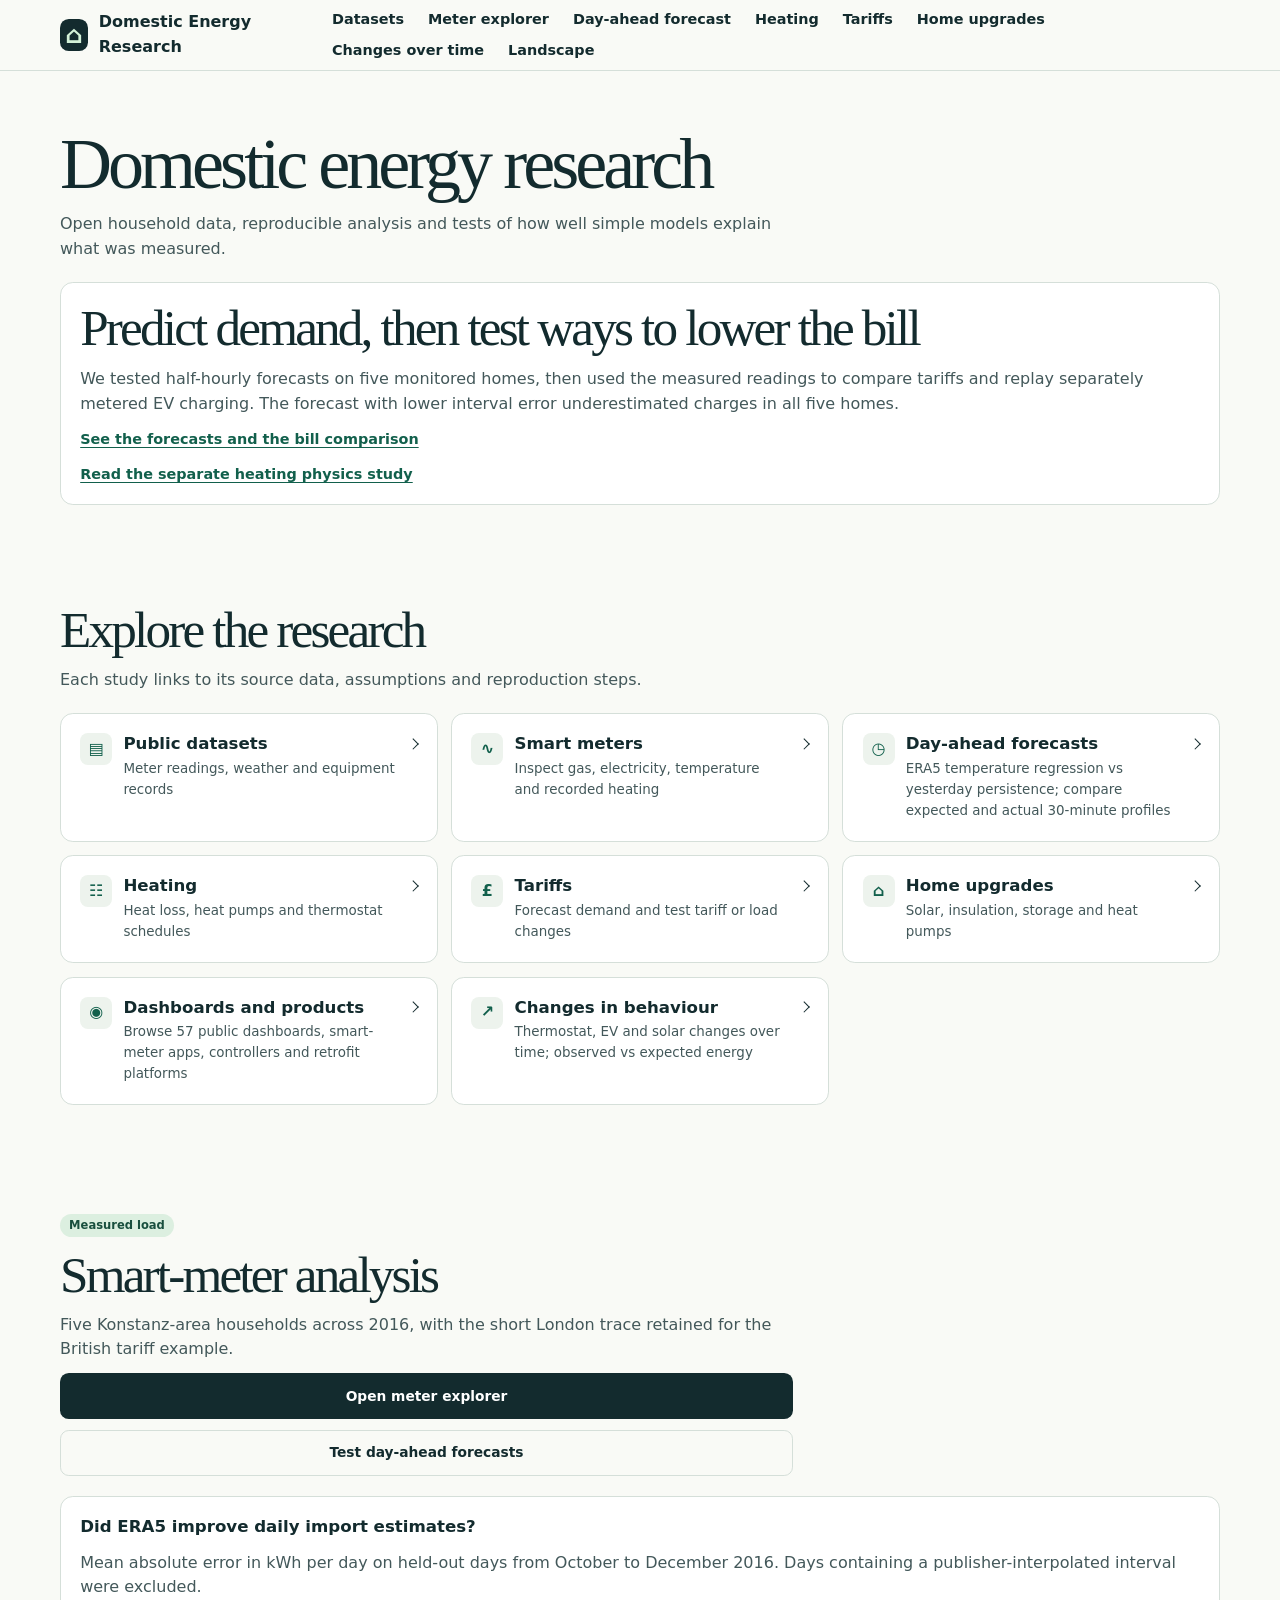
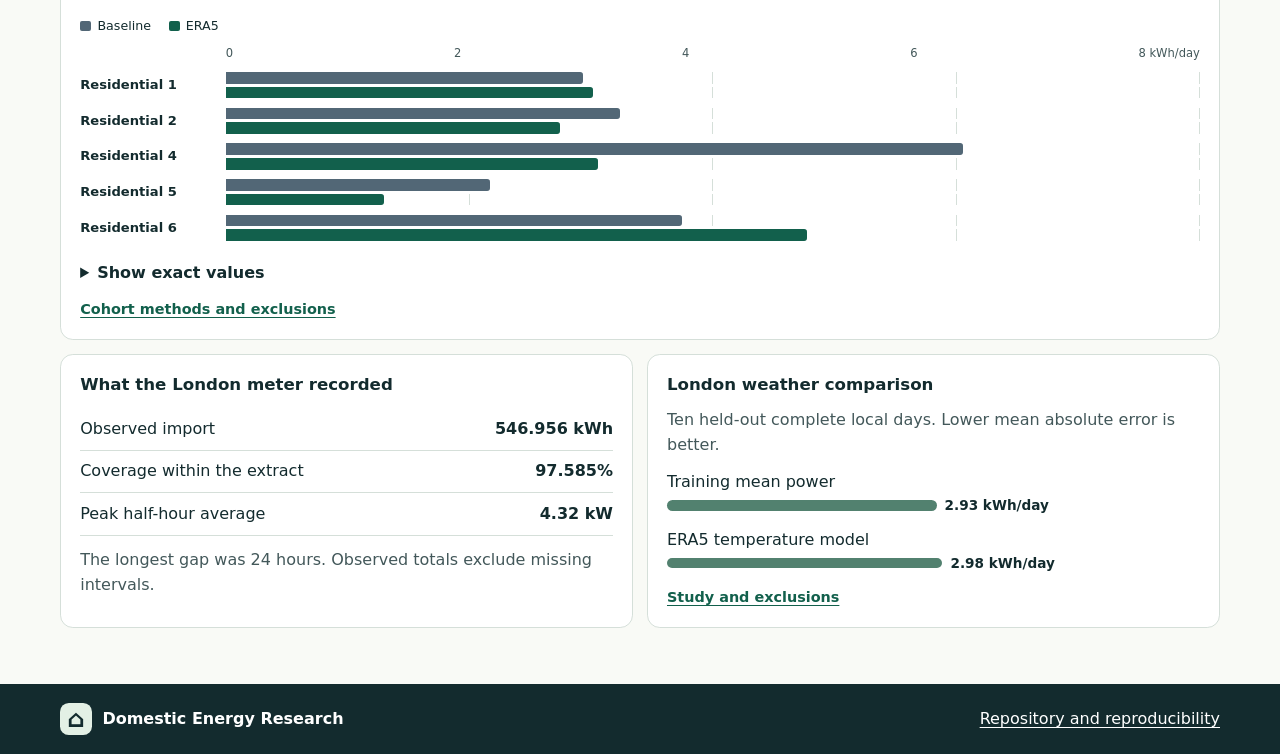
<file: index.html>
<!doctype html>
<html lang="en-GB">
<head>
  <meta charset="utf-8">
  <meta name="viewport" content="width=device-width, initial-scale=1">
  <meta name="description" content="Explore public smart-meter, heating and weather research, then compare domestic energy tariffs and upgrade scenarios.">
  <title>Domestic Energy Research</title>
  <link rel="icon" href="docs/assets/house.webp" type="image/webp">
  <link rel="stylesheet" href="docs/styles.css">
  <script src="docs/charts.js" type="module"></script>
</head>
<body>
  <a class="skip" href="#main">Skip to content</a>
  <header class="header">
    <div class="wrap header-inner">
      <a class="brand" href="#home"><span class="brand-icon" aria-hidden="true">⌂</span> Domestic Energy Research</a>
      <nav aria-label="Main navigation"><a href="datasets.html">Datasets</a><a href="meter-explorer.html">Meter explorer</a><a href="day-ahead.html">Day-ahead forecast</a><a href="heating.html">Heating</a><a href="tariffs.html">Tariffs</a><a href="upgrades.html">Home upgrades</a><a href="behaviour.html">Changes over time</a><a href="landscape.html">Landscape</a></nav>
    </div>
  </header>

  <main id="main">
    <section class="wrap section" id="home" aria-labelledby="home-title">
      <div class="section-heading">
        <h1 class="subpage-title" id="home-title">Domestic energy research</h1>
        <p>Open household data, reproducible analysis and tests of how well simple models explain what was measured.</p>
      </div>
      <article class="card">
        <h2>Predict demand, then test ways to lower the bill</h2>
        <p>We tested half-hourly forecasts on five monitored homes, then used the measured readings to compare tariffs and replay separately metered EV charging. The forecast with lower interval error underestimated charges in all five homes.</p>
        <a href="tariffs.html#demand-decisions">See the forecasts and the bill comparison</a>
        <a href="heating.html#hourly-validation">Read the separate heating physics study</a>
      </article>
    </section>

    <section class="wrap section explorer" aria-labelledby="explore-title">
      <div class="section-heading"><h2 id="explore-title">Explore the research</h2><p>Each study links to its source data, assumptions and reproduction steps.</p></div>
      <div class="topic-grid">
        <a class="topic" id="datasets" href="datasets.html"><span class="topic-icon" aria-hidden="true">▤</span><div><h3>Public datasets</h3><p>Meter readings, weather and equipment records</p></div><span class="arrow" aria-hidden="true"></span></a>
        <a class="topic" href="meter-explorer.html"><span class="topic-icon" aria-hidden="true">∿</span><div><h3>Smart meters</h3><p>Inspect gas, electricity, temperature and recorded heating</p></div><span class="arrow" aria-hidden="true"></span></a>
        <a class="topic" href="day-ahead.html"><span class="topic-icon" aria-hidden="true">◷</span><div><h3>Day-ahead forecasts</h3><p>ERA5 temperature regression vs yesterday persistence; compare expected and actual 30-minute profiles</p></div><span class="arrow" aria-hidden="true"></span></a>
        <a class="topic" id="heating" href="heating.html"><span class="topic-icon" aria-hidden="true">☷</span><div><h3>Heating</h3><p>Heat loss, heat pumps and thermostat schedules</p></div><span class="arrow" aria-hidden="true"></span></a>
        <a class="topic" id="tariffs" href="tariffs.html"><span class="topic-icon" aria-hidden="true">£</span><div><h3>Tariffs</h3><p>Forecast demand and test tariff or load changes</p></div><span class="arrow" aria-hidden="true"></span></a>
        <a class="topic" id="upgrades" href="upgrades.html"><span class="topic-icon" aria-hidden="true">⌂</span><div><h3>Home upgrades</h3><p>Solar, insulation, storage and heat pumps</p></div><span class="arrow" aria-hidden="true"></span></a>
        <a class="topic" href="landscape.html"><span class="topic-icon" aria-hidden="true">◉</span><div><h3>Dashboards and products</h3><p>Browse 57 public dashboards, smart-meter apps, controllers and retrofit platforms</p></div><span class="arrow" aria-hidden="true"></span></a>
        <a class="topic" href="behaviour.html"><span class="topic-icon" aria-hidden="true">↗</span><div><h3>Changes in behaviour</h3><p>Thermostat, EV and solar changes over time; observed vs expected energy</p></div><span class="arrow" aria-hidden="true"></span></a>
      </div>
    </section>

    <section class="wrap section" id="smart-meters">
      <div class="section-heading"><span class="tag measured">Measured load</span><h2>Smart-meter analysis</h2><p>Five Konstanz-area households across 2016, with the short London trace retained for the British tariff example.</p><a class="button primary" href="meter-explorer.html">Open meter explorer</a><a class="button secondary" href="day-ahead.html">Test day-ahead forecasts</a></div>
      <article class="card cohort-card">
        <h3>Did ERA5 improve daily import estimates?</h3>
        <p>Mean absolute error in kWh per day on held-out days from October to December 2016. Days containing a publisher-interpolated interval were excluded.</p>
        <details class="chart-details meter-scroll"><summary>Show exact values</summary><table data-chart="bars" data-columns="2,3" data-max="8" data-unit="kWh/day"><thead><tr><th scope="col">Household</th><th scope="col">Test days</th><th scope="col">Baseline</th><th scope="col">ERA5</th></tr></thead>
        <tbody>
          <tr><th scope="row">Residential 1</th><td>92</td><td>2.94</td><td>3.02</td></tr>
          <tr><th scope="row">Residential 2</th><td>90</td><td>3.24</td><td>2.75</td></tr>
          <tr><th scope="row">Residential 4</th><td>6</td><td>6.06</td><td>3.06</td></tr>
          <tr><th scope="row">Residential 5</th><td>92</td><td>2.17</td><td>1.30</td></tr>
          <tr><th scope="row">Residential 6</th><td>92</td><td>3.75</td><td>4.78</td></tr>
        </tbody></table></details>
        <a href="https://github.com/charlie9578/domestic-energy-analysis/blob/main/research/OBSERVED_VALIDATION.md#one-year-of-half-hourly-household-import">Cohort methods and exclusions</a>
      </article>
      <div class="split">
        <article class="card"><h3>What the London meter recorded</h3><dl class="metrics"><div><dt>Observed import</dt><dd>546.956 kWh</dd></div><div><dt>Coverage within the extract</dt><dd>97.585%</dd></div><div><dt>Peak half-hour average</dt><dd>4.32 kW</dd></div></dl><p>The longest gap was 24 hours. Observed totals exclude missing intervals.</p></article>
        <article class="card"><h3>London weather comparison</h3><p>Ten held-out complete local days. Lower mean absolute error is better.</p><dl class="bars"><div><dt>Training mean power</dt><dd><span style="--bar:92%"></span><b>2.93 kWh/day</b></dd></div><div><dt>ERA5 temperature model</dt><dd><span style="--bar:94%"></span><b>2.98 kWh/day</b></dd></div></dl><a href="https://github.com/charlie9578/domestic-energy-analysis/blob/main/research/OBSERVED_VALIDATION.md#london-smart-meter-and-era5-comparison">Study and exclusions</a></article>
      </div>
    </section>

  </main>
  <footer><div class="wrap footer-inner"><a class="brand" href="#home"><span class="brand-icon" aria-hidden="true">⌂</span> Domestic Energy Research</a><a href="https://github.com/charlie9578/domestic-energy-analysis">Repository and reproducibility</a></div></footer>
</body>
</html>
</file>
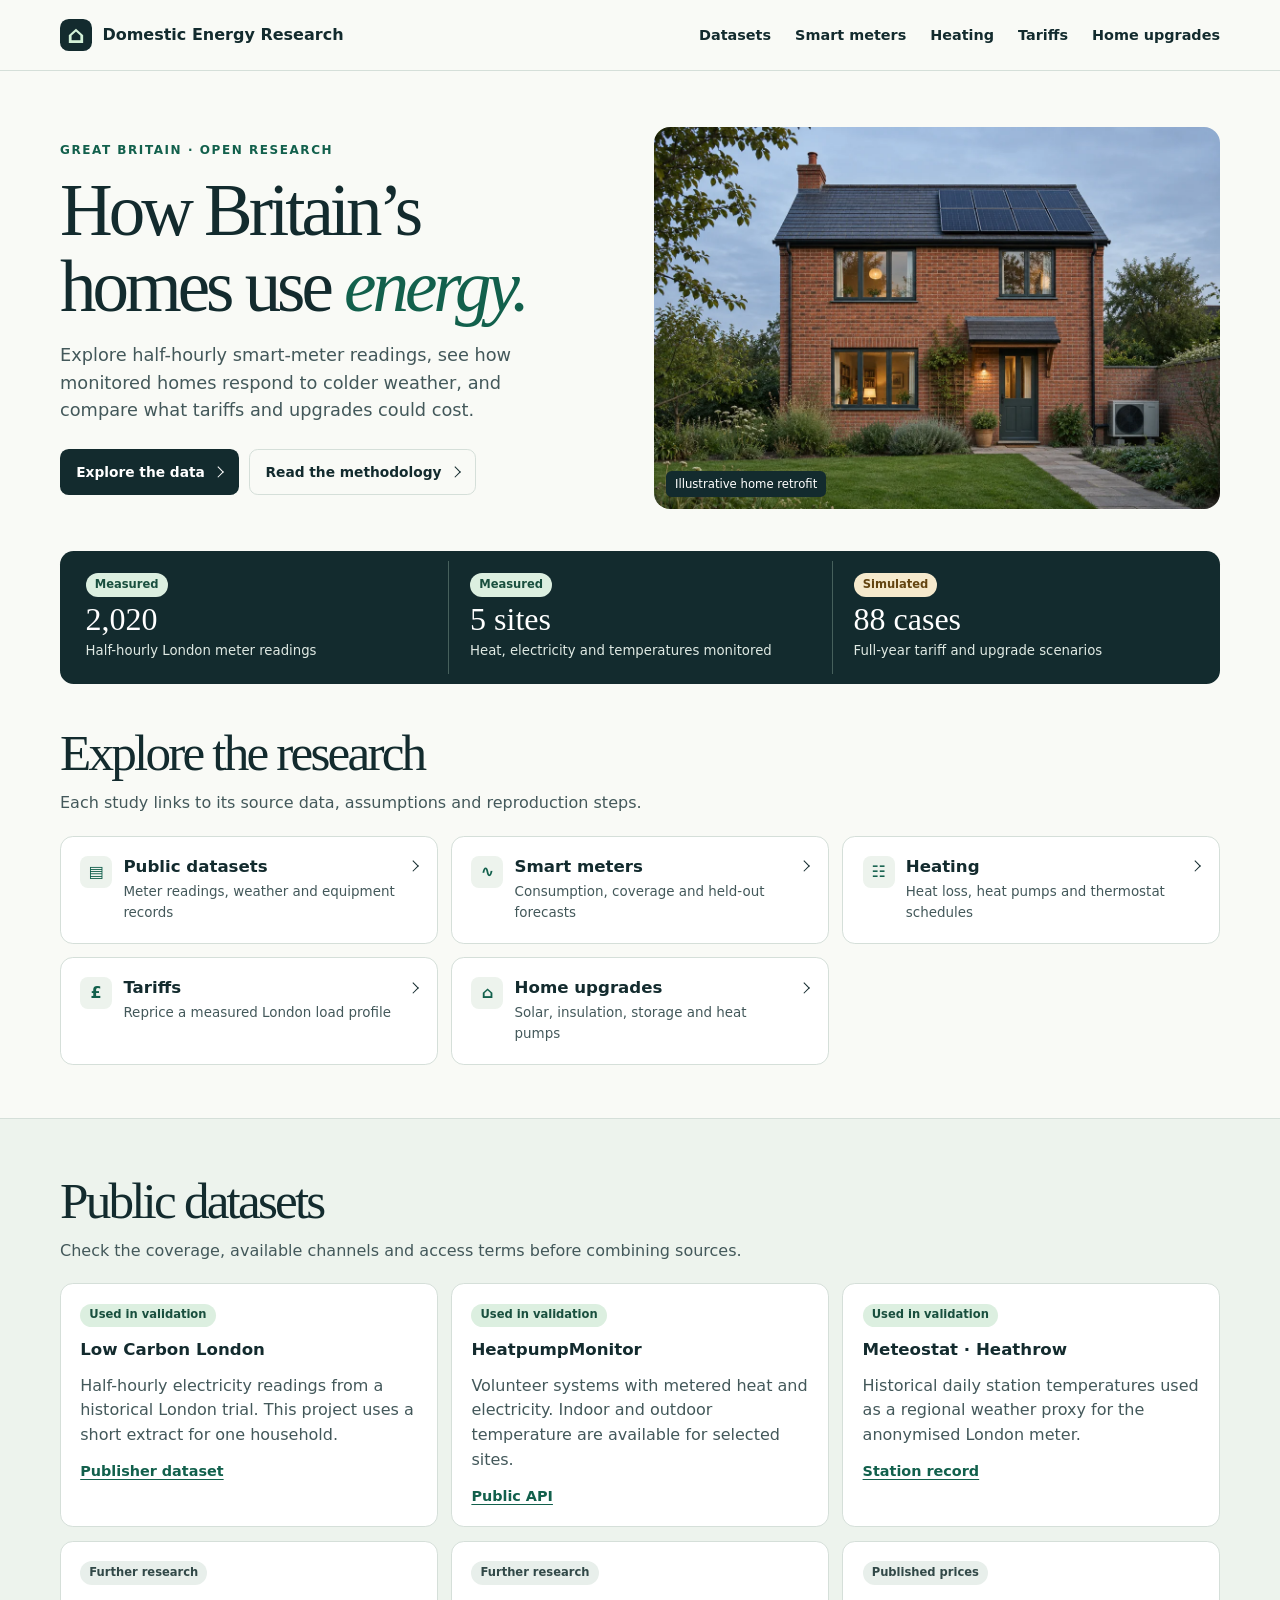
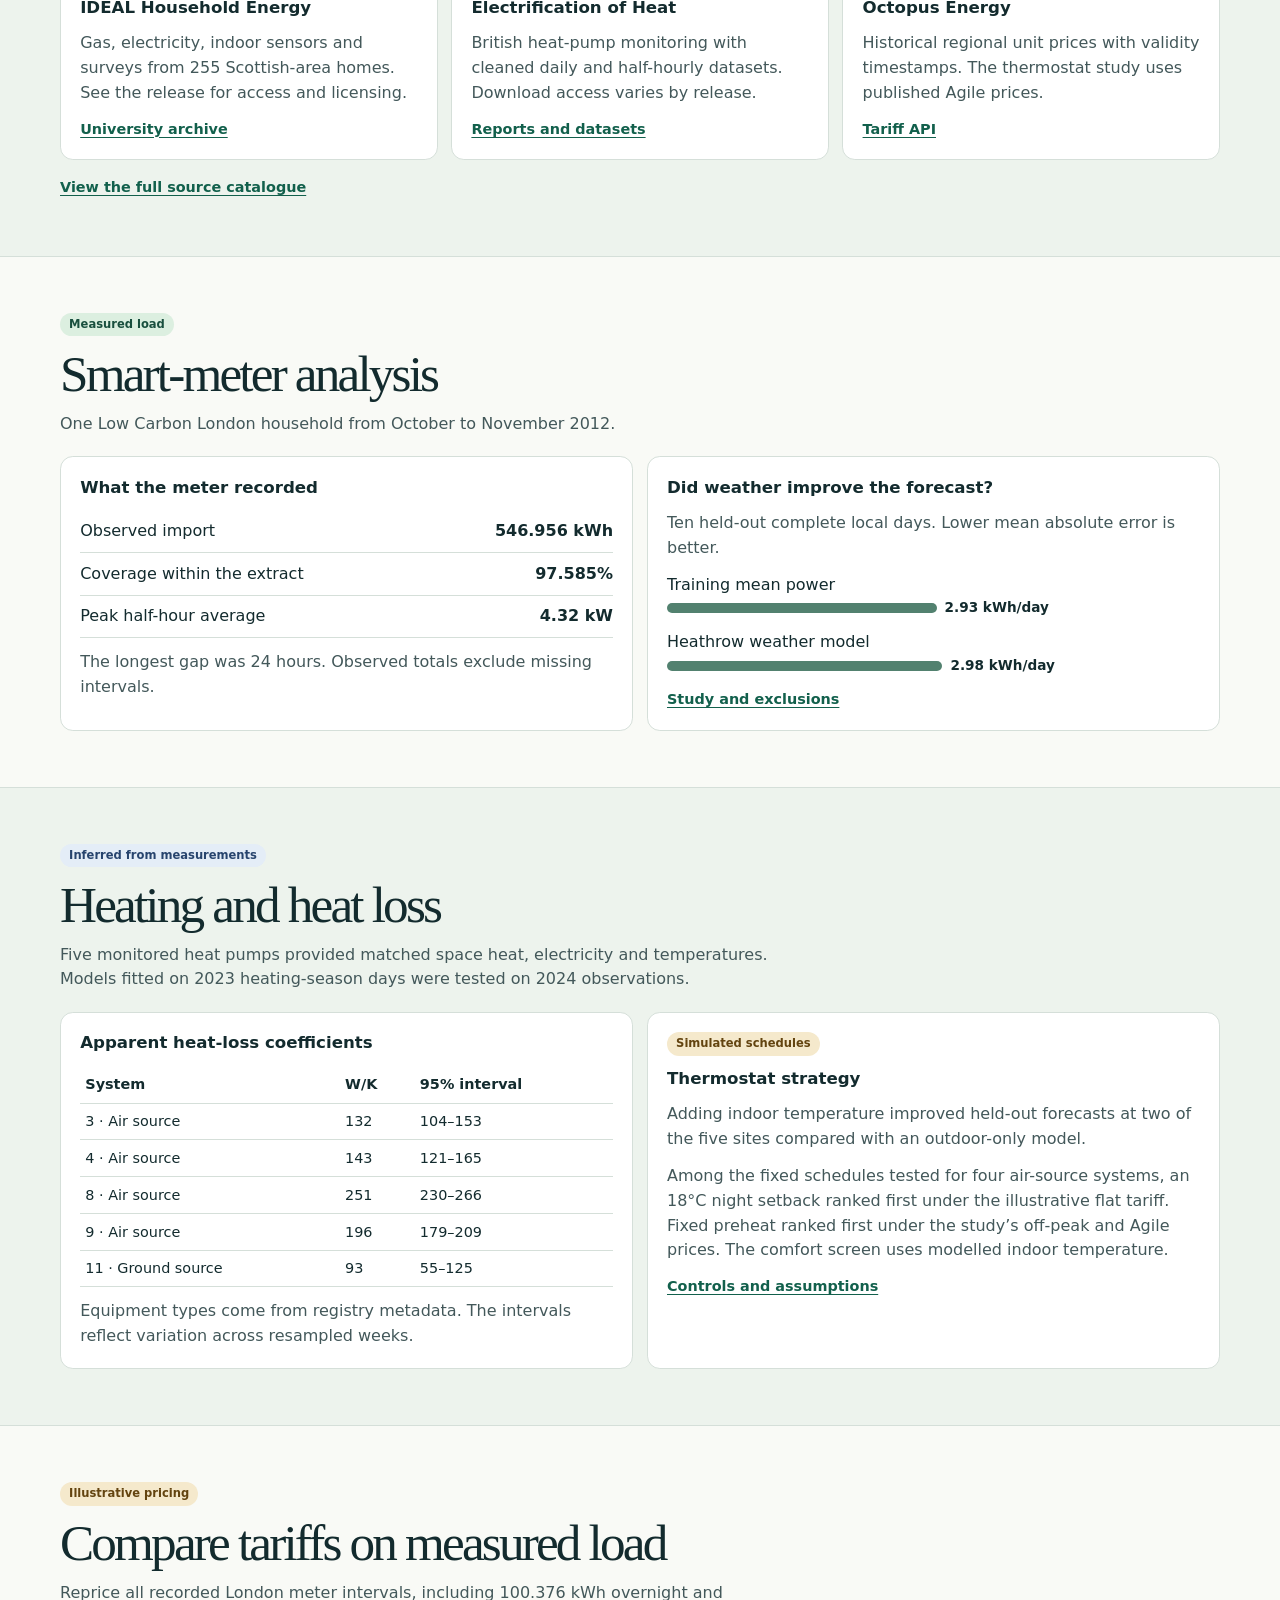
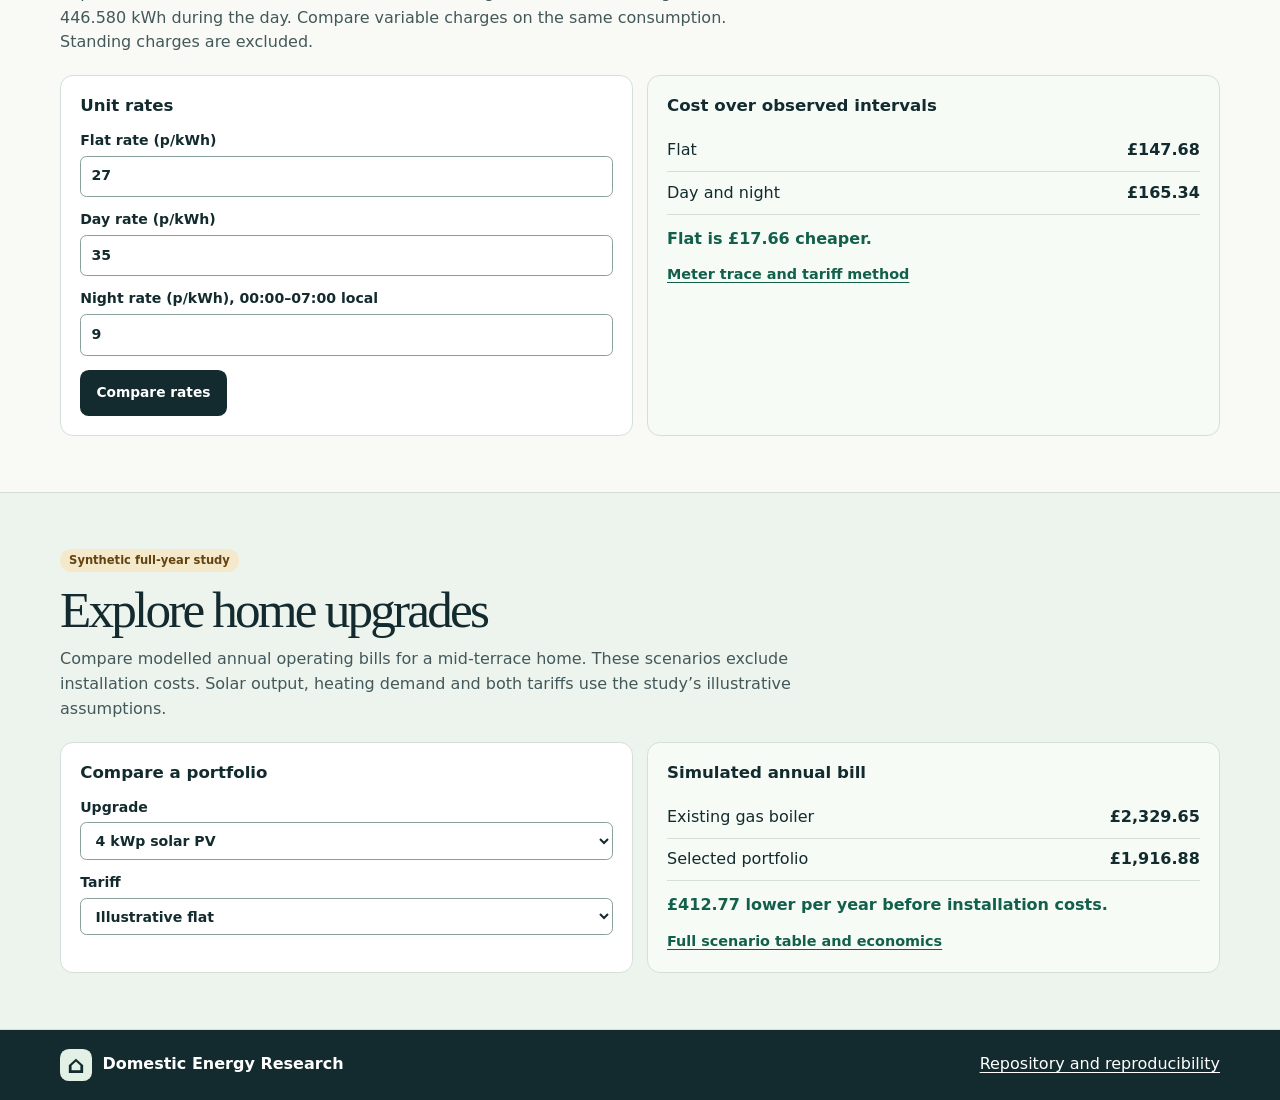
<file: docs/index.html>
<!doctype html>
<html lang="en-GB">
<head>
  <meta charset="utf-8">
  <meta name="viewport" content="width=device-width, initial-scale=1">
  <meta name="description" content="Explore public smart-meter, heating and weather research, then compare domestic energy tariffs and upgrade scenarios.">
  <title>Domestic Energy Research</title>
  <link rel="icon" href="assets/house.webp" type="image/webp">
  <link rel="stylesheet" href="styles.css">
  <script src="app.js" defer></script>
</head>
<body>
  <a class="skip" href="#main">Skip to content</a>
  <header class="header">
    <div class="wrap header-inner">
      <a class="brand" href="#home"><span class="brand-icon" aria-hidden="true">⌂</span> Domestic Energy Research</a>
      <nav aria-label="Main navigation">
        <a href="#datasets">Datasets</a><a href="#smart-meters">Smart meters</a><a href="#heating">Heating</a><a href="#tariffs">Tariffs</a><a href="#upgrades">Home upgrades</a>
      </nav>
    </div>
  </header>

  <main id="main">
    <section class="wrap hero" id="home" aria-labelledby="home-title">
      <div class="intro">
        <p class="eyebrow">Great Britain · Open research</p>
        <h1 id="home-title">How Britain’s<br class="desktop-break"> homes use <em>energy.</em></h1>
        <p class="lead">Explore half-hourly smart-meter readings, see how monitored homes respond to colder weather, and compare what tariffs and upgrades could cost.</p>
        <div class="actions">
          <a class="button primary" href="#datasets">Explore the data <span class="arrow" aria-hidden="true"></span></a>
          <a class="button secondary" href="https://github.com/charlie9578/domestic-energy-analysis/blob/main/research/OBSERVED_VALIDATION.md">Read the methodology <span class="arrow" aria-hidden="true"></span></a>
        </div>
      </div>
      <figure class="hero-image">
        <img src="assets/house.webp" alt="Illustration of a British brick home with rooftop solar panels" fetchpriority="high">
        <figcaption>Illustrative home retrofit</figcaption>
      </figure>
    </section>

    <div class="wrap evidence" aria-label="Study at a glance">
      <div><span class="tag measured">Measured</span><strong>2,020</strong><span>Half-hourly London meter readings</span></div>
      <div><span class="tag measured">Measured</span><strong>5 sites</strong><span>Heat, electricity and temperatures monitored</span></div>
      <div><span class="tag simulated">Simulated</span><strong>88 cases</strong><span>Full-year tariff and upgrade scenarios</span></div>
    </div>

    <section class="wrap section explorer" aria-labelledby="explore-title">
      <div class="section-heading"><h2 id="explore-title">Explore the research</h2><p>Each study links to its source data, assumptions and reproduction steps.</p></div>
      <div class="topic-grid">
        <a class="topic" href="#datasets"><span class="topic-icon" aria-hidden="true">▤</span><div><h3>Public datasets</h3><p>Meter readings, weather and equipment records</p></div><span class="arrow" aria-hidden="true"></span></a>
        <a class="topic" href="#smart-meters"><span class="topic-icon" aria-hidden="true">∿</span><div><h3>Smart meters</h3><p>Consumption, coverage and held-out forecasts</p></div><span class="arrow" aria-hidden="true"></span></a>
        <a class="topic" href="#heating"><span class="topic-icon" aria-hidden="true">☷</span><div><h3>Heating</h3><p>Heat loss, heat pumps and thermostat schedules</p></div><span class="arrow" aria-hidden="true"></span></a>
        <a class="topic" href="#tariffs"><span class="topic-icon" aria-hidden="true">£</span><div><h3>Tariffs</h3><p>Reprice a measured London load profile</p></div><span class="arrow" aria-hidden="true"></span></a>
        <a class="topic" href="#upgrades"><span class="topic-icon" aria-hidden="true">⌂</span><div><h3>Home upgrades</h3><p>Solar, insulation, storage and heat pumps</p></div><span class="arrow" aria-hidden="true"></span></a>
      </div>
    </section>

    <section class="band" id="datasets">
      <div class="wrap section">
        <div class="section-heading"><h2>Public datasets</h2><p>Check the coverage, available channels and access terms before combining sources.</p></div>
        <div class="dataset-grid">
          <article class="card"><span class="tag measured">Used in validation</span><h3>Low Carbon London</h3><p>Half-hourly electricity readings from a historical London trial. This project uses a short extract for one household.</p><a href="https://data.london.gov.uk/dataset/smartmeter-energy-consumption-data-in-london-households-vqm0d">Publisher dataset</a></article>
          <article class="card"><span class="tag measured">Used in validation</span><h3>HeatpumpMonitor</h3><p>Volunteer systems with metered heat and electricity. Indoor and outdoor temperature are available for selected sites.</p><a href="https://heatpumpmonitor.org/api-helper">Public API</a></article>
          <article class="card"><span class="tag measured">Used in validation</span><h3>Meteostat · Heathrow</h3><p>Historical daily station temperatures used as a regional weather proxy for the anonymised London meter.</p><a href="https://meteostat.net/en/station/03772">Station record</a></article>
          <article class="card"><span class="tag neutral">Further research</span><h3>IDEAL Household Energy</h3><p>Gas, electricity, indoor sensors and surveys from 255 Scottish-area homes. See the release for access and licensing.</p><a href="https://datashare.ed.ac.uk/items/15e82917-56ed-4282-99ef-7f211bf87f9d">University archive</a></article>
          <article class="card"><span class="tag neutral">Further research</span><h3>Electrification of Heat</h3><p>British heat-pump monitoring with cleaned daily and half-hourly datasets. Download access varies by release.</p><a href="https://es.catapult.org.uk/report/electrification-of-heat-summary-reports-and-datasets/">Reports and datasets</a></article>
          <article class="card"><span class="tag neutral">Published prices</span><h3>Octopus Energy</h3><p>Historical regional unit prices with validity timestamps. The thermostat study uses published Agile prices.</p><a href="https://developer.octopus.energy/docs/api/">Tariff API</a></article>
        </div>
        <a class="source" href="https://github.com/charlie9578/domestic-energy-analysis/blob/main/research/SOURCES.md">View the full source catalogue</a>
      </div>
    </section>

    <section class="wrap section" id="smart-meters">
      <div class="section-heading"><span class="tag measured">Measured load</span><h2>Smart-meter analysis</h2><p>One Low Carbon London household from October to November 2012.</p></div>
      <div class="split">
        <article class="card"><h3>What the meter recorded</h3><dl class="metrics"><div><dt>Observed import</dt><dd>546.956 kWh</dd></div><div><dt>Coverage within the extract</dt><dd>97.585%</dd></div><div><dt>Peak half-hour average</dt><dd>4.32 kW</dd></div></dl><p>The longest gap was 24 hours. Observed totals exclude missing intervals.</p></article>
        <article class="card"><h3>Did weather improve the forecast?</h3><p>Ten held-out complete local days. Lower mean absolute error is better.</p><dl class="bars"><div><dt>Training mean power</dt><dd><span style="--bar:92%"></span><b>2.93 kWh/day</b></dd></div><div><dt>Heathrow weather model</dt><dd><span style="--bar:94%"></span><b>2.98 kWh/day</b></dd></div></dl><a href="https://github.com/charlie9578/domestic-energy-analysis/blob/main/research/OBSERVED_VALIDATION.md#london-smart-meter-and-station-join">Study and exclusions</a></article>
      </div>
    </section>

    <section class="band" id="heating">
      <div class="wrap section">
        <div class="section-heading"><span class="tag inferred">Inferred from measurements</span><h2>Heating and heat loss</h2><p>Five monitored heat pumps provided matched space heat, electricity and temperatures. Models fitted on 2023 heating-season days were tested on 2024 observations.</p></div>
        <div class="split">
          <article class="card table-card"><h3>Apparent heat-loss coefficients</h3><table><thead><tr><th scope="col">System</th><th scope="col">W/K</th><th scope="col">95% interval</th></tr></thead><tbody>
            <tr><th scope="row">3 · Air source</th><td>132</td><td>104–153</td></tr>
            <tr><th scope="row">4 · Air source</th><td>143</td><td>121–165</td></tr>
            <tr><th scope="row">8 · Air source</th><td>251</td><td>230–266</td></tr>
            <tr><th scope="row">9 · Air source</th><td>196</td><td>179–209</td></tr>
            <tr><th scope="row">11 · Ground source</th><td>93</td><td>55–125</td></tr>
          </tbody></table><p>Equipment types come from registry metadata. The intervals reflect variation across resampled weeks.</p></article>
          <article class="card"><span class="tag simulated">Simulated schedules</span><h3>Thermostat strategy</h3><p>Adding indoor temperature improved held-out forecasts at two of the five sites compared with an outdoor-only model.</p><p>Among the fixed schedules tested for four air-source systems, an 18°C night setback ranked first under the illustrative flat tariff. Fixed preheat ranked first under the study’s off-peak and Agile prices. The comfort screen uses modelled indoor temperature.</p><a href="https://github.com/charlie9578/domestic-energy-analysis/blob/main/research/OBSERVED_VALIDATION.md#thermostat-and-retrofit-scenarios">Controls and assumptions</a></article>
        </div>
      </div>
    </section>

    <section class="wrap section" id="tariffs">
      <div class="section-heading"><span class="tag simulated">Illustrative pricing</span><h2>Compare tariffs on measured load</h2><p>Reprice all recorded London meter intervals, including 100.376 kWh overnight and 446.580 kWh during the day. Compare variable charges on the same consumption. Standing charges are excluded.</p></div>
      <div class="split">
        <form class="card" id="tariff-form">
          <h3>Unit rates</h3>
          <label>Flat rate (p/kWh)<input name="flat" type="number" min="0" max="500" step="0.01" value="27" required></label>
          <label>Day rate (p/kWh)<input name="day" type="number" min="0" max="500" step="0.01" value="35" required></label>
          <label>Night rate (p/kWh), 00:00–07:00 local<input name="night" type="number" min="0" max="500" step="0.01" value="9" required></label>
          <button class="button primary" type="submit">Compare rates</button>
        </form>
        <div class="card result" aria-live="polite" aria-atomic="true">
          <h3>Cost over observed intervals</h3>
          <dl class="metrics"><div><dt>Flat</dt><dd id="flat-cost">£147.68</dd></div><div><dt>Day and night</dt><dd id="tou-cost">£165.34</dd></div></dl>
          <p id="tariff-verdict">Flat is £17.66 cheaper.</p>
          <a href="https://github.com/charlie9578/domestic-energy-analysis/blob/main/research/MEASURED_LCL_RESULTS.md">Meter trace and tariff method</a>
        </div>
      </div>
      <noscript><p>The displayed comparison uses the original example rates. Enable JavaScript to recalculate.</p></noscript>
    </section>

    <section class="band" id="upgrades">
      <div class="wrap section">
        <div class="section-heading"><span class="tag simulated">Synthetic full-year study</span><h2>Explore home upgrades</h2><p>Compare modelled annual operating bills for a mid-terrace home. These scenarios exclude installation costs. Solar output, heating demand and both tariffs use the study’s illustrative assumptions.</p></div>
        <div class="split">
          <form class="card" id="upgrade-form">
            <h3>Compare a portfolio</h3>
            <label>Upgrade
              <select name="portfolio">
                <option value="solar">4 kWp solar PV</option>
                <option value="insulation">Insulation · 20% lower space-heat demand</option>
                <option value="heatPump">Heat pump · SPF 3.4, gas disconnected</option>
                <option value="battery">Solar PV + 5 kWh battery</option>
                <option value="thermal">Direct electric + 12 kWh thermal storage</option>
                <option value="combined">Solar + insulation + heat pump + battery</option>
              </select>
            </label>
            <label>Tariff
              <select name="tariff"><option value="flat">Illustrative flat</option><option value="tou">Hypothetical time of use</option></select>
            </label>
          </form>
          <div class="card result" aria-live="polite" aria-atomic="true">
            <h3>Simulated annual bill</h3>
            <dl class="metrics"><div><dt>Existing gas boiler</dt><dd id="baseline-bill">£2,329.65</dd></div><div><dt>Selected portfolio</dt><dd id="upgrade-bill">£1,916.88</dd></div></dl>
            <p id="upgrade-verdict">£412.77 lower per year before installation costs.</p>
            <a href="https://github.com/charlie9578/domestic-energy-analysis/blob/main/research/SCENARIO_STUDY.md">Full scenario table and economics</a>
          </div>
        </div>
        <noscript><p>The displayed comparison uses solar PV on the illustrative flat tariff. Enable JavaScript to compare other portfolios.</p></noscript>
      </div>
    </section>
  </main>
  <footer><div class="wrap footer-inner"><a class="brand" href="#home"><span class="brand-icon" aria-hidden="true">⌂</span> Domestic Energy Research</a><a href="https://github.com/charlie9578/domestic-energy-analysis">Repository and reproducibility</a></div></footer>
</body>
</html>
</file>
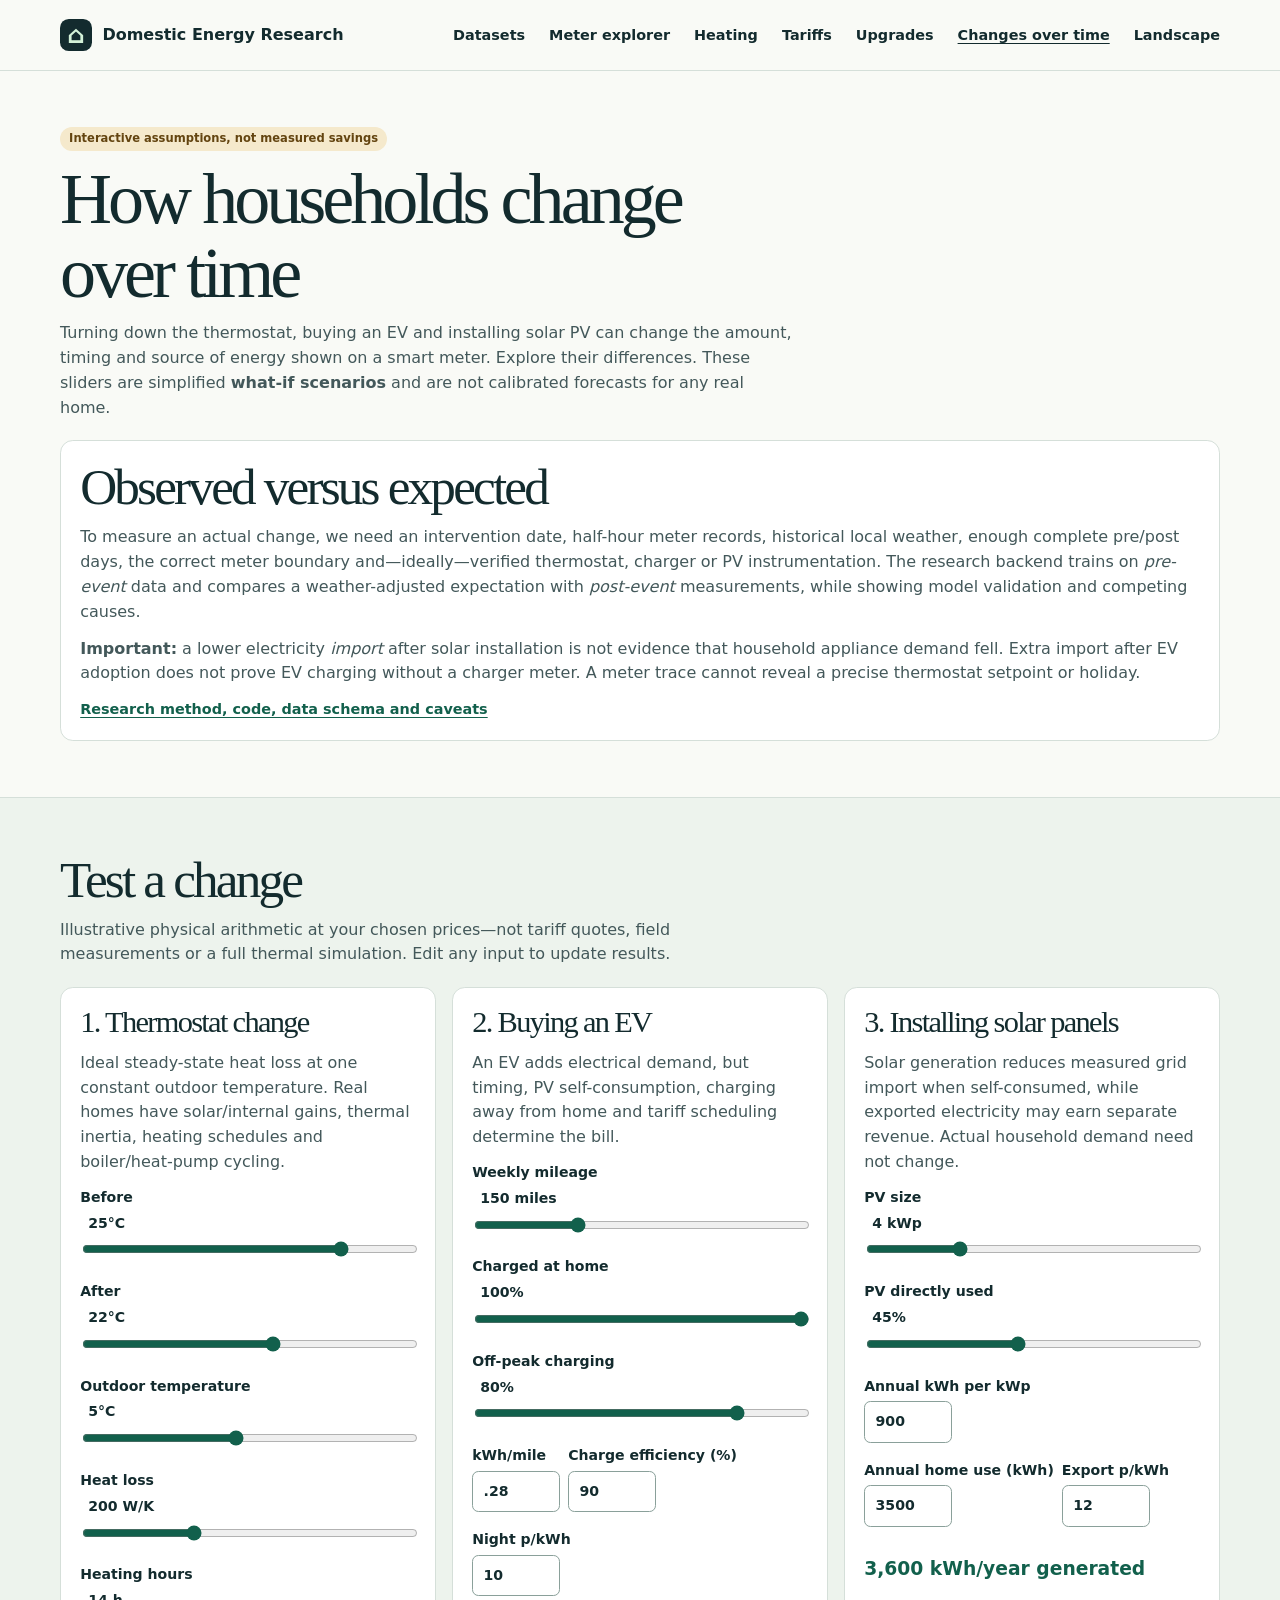
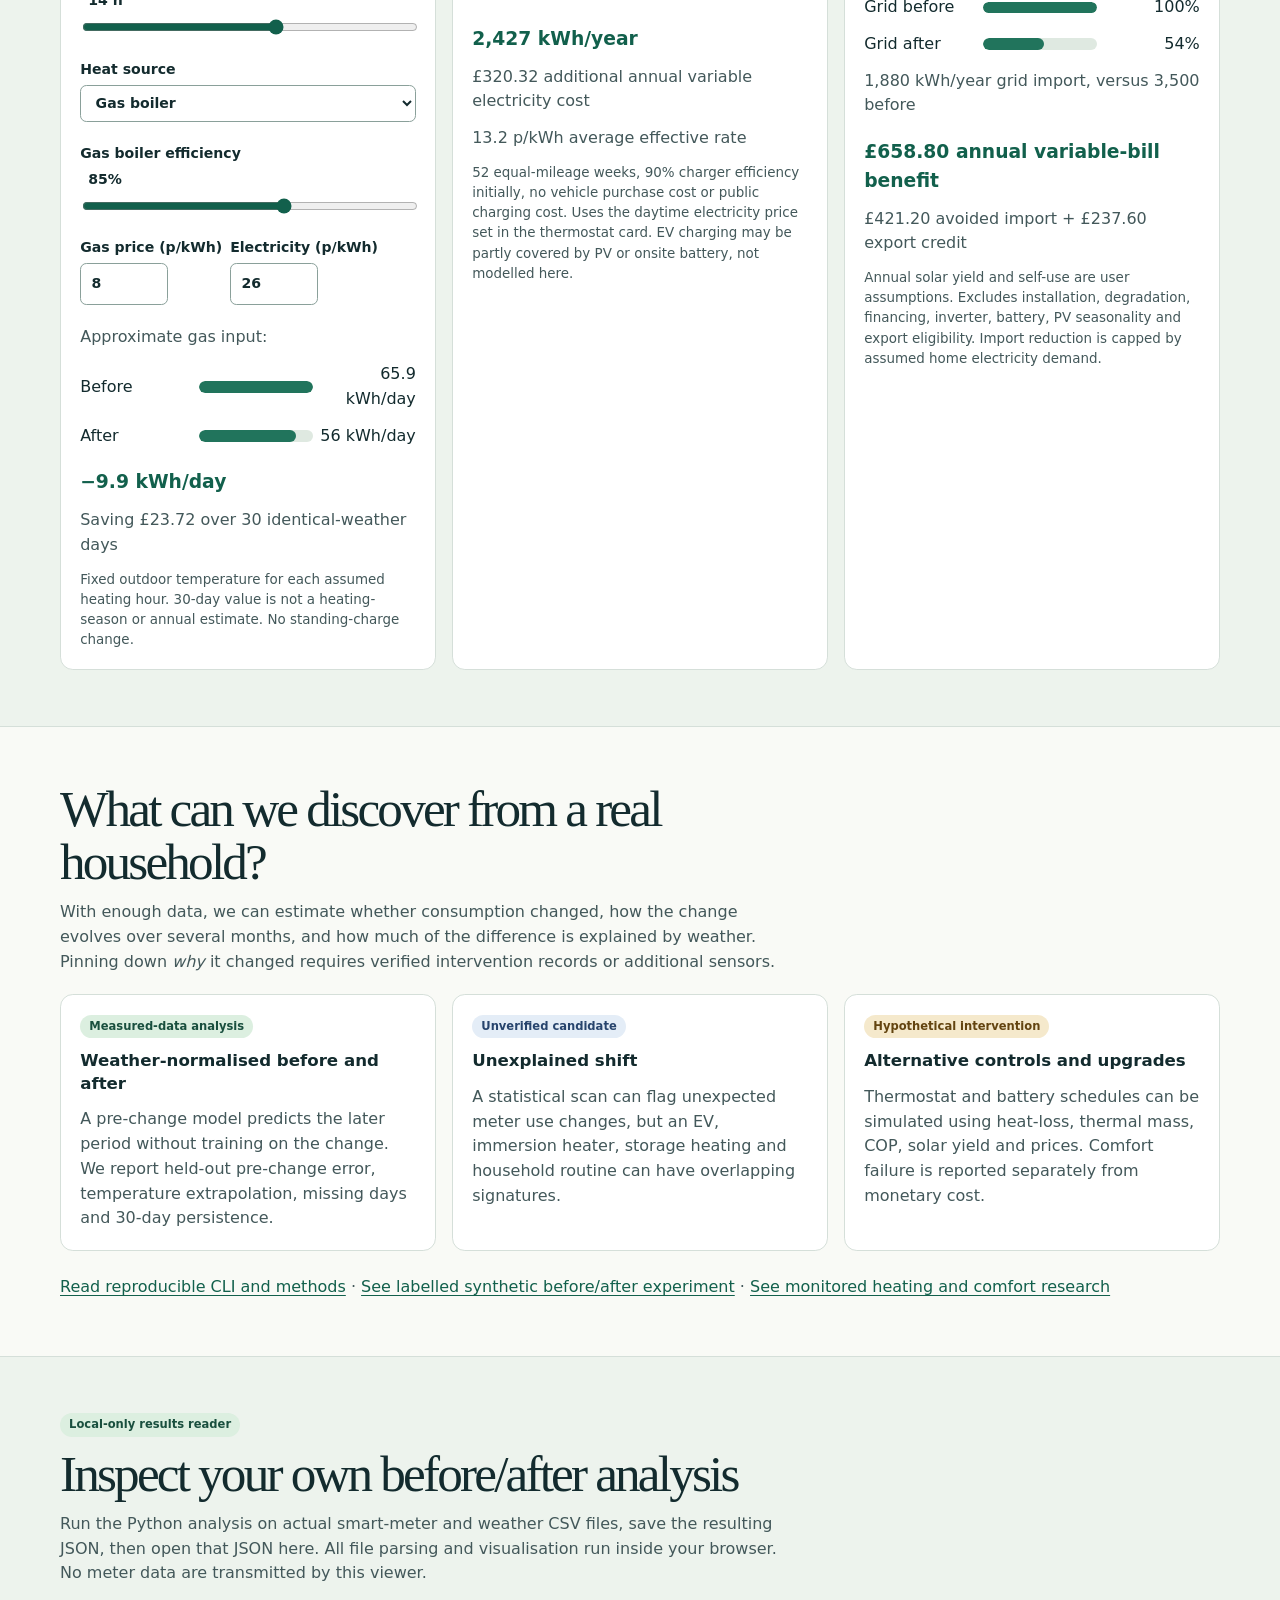
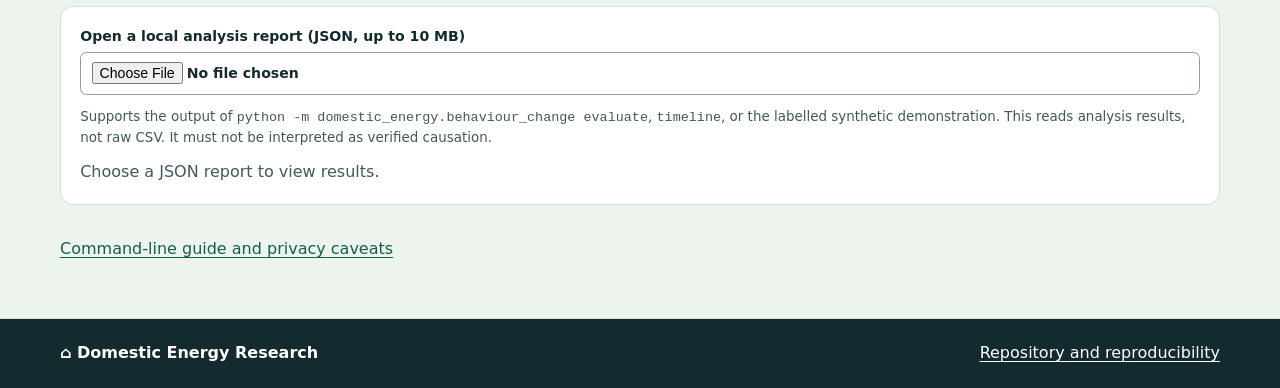
<file: behaviour.html>
<!doctype html>
<html lang="en-GB">
<head>
<meta charset="utf-8"><meta name="viewport" content="width=device-width, initial-scale=1">
<meta name="description" content="Explore how changes in thermostat setting, EV ownership and solar panels affect expected household energy and bills; see weather-normalised research methods.">
<title>Changes over time · Domestic Energy Research</title>
<link rel="icon" href="docs/assets/house.webp" type="image/webp">
<link rel="stylesheet" href="docs/styles.css">
<script src="docs/behaviour.js" type="module"></script>
<style>
.change-grid{display:grid;grid-template-columns:repeat(auto-fit,minmax(min(100%,19rem),1fr));gap:1rem}
.change-card{min-width:0}.change-card h2{font-size:1.9rem}.change-card [hidden]{display:none!important}.change-card label{margin-bottom:.55rem}
.change-card output{font-weight:700;margin-inline-start:.5rem}
.change-card input[type=range]{accent-color:#12604c;padding:0;width:100%}
.change-output{margin-top:.4rem;font-weight:750;color:var(--green);font-size:1.17rem}
.change-note{font-size:.84rem;line-height:1.5}
.compare-row{display:grid;grid-template-columns:7rem 1fr 6rem;align-items:center;gap:.4rem}
.compare-row>span:last-child{text-align:right;font-variant-numeric:tabular-nums}
.track{background:#dfe9e1;border-radius:3rem;height:.72rem;overflow:hidden}
.track div{height:100%;background:#21745c;border-radius:3rem;transition:width .15s}
.field-inline{display:flex;align-items:center;gap:.5rem;flex-wrap:wrap}
.field-inline input{width:5.5rem}
#change-error{color:#a32121;font-weight:700}
@media(max-width:700px){.compare-row{grid-template-columns:5rem 1fr 5.4rem}}
</style>
</head>
<body>
<a class="skip" href="#main">Skip to content</a>
<header class="header"><div class="wrap header-inner"><a class="brand" href="./"><span class="brand-icon" aria-hidden="true">⌂</span> Domestic Energy Research</a><nav aria-label="Main navigation"><a href="datasets.html">Datasets</a><a href="meter-explorer.html">Meter explorer</a><a href="heating.html">Heating</a><a href="tariffs.html">Tariffs</a><a href="upgrades.html">Upgrades</a><a href="behaviour.html" aria-current="page">Changes over time</a><a href="landscape.html">Landscape</a></nav></div></header>
<main id="main">
<section class="wrap section">
<div class="section-heading"><span class="tag simulated">Interactive assumptions, not measured savings</span>
<h1 class="subpage-title">How households change over time</h1>
<p>Turning down the thermostat, buying an EV and installing solar PV can change the amount, timing and source of energy shown on a smart meter. Explore their differences. These sliders are simplified <strong>what-if scenarios</strong> and are not calibrated forecasts for any real home.</p></div>
<article class="card"><h2>Observed versus expected</h2>
<p>To measure an actual change, we need an intervention date, half-hour meter records, historical local weather, enough complete pre/post days, the correct meter boundary and—ideally—verified thermostat, charger or PV instrumentation. The research backend trains on <em>pre-event</em> data and compares a weather-adjusted expectation with <em>post-event</em> measurements, while showing model validation and competing causes.</p>
<p><strong>Important:</strong> a lower electricity <em>import</em> after solar installation is not evidence that household appliance demand fell. Extra import after EV adoption does not prove EV charging without a charger meter. A meter trace cannot reveal a precise thermostat setpoint or holiday.</p>
<a href="research/BEHAVIOUR_CHANGE.md">Research method, code, data schema and caveats</a></article>
</section>
<section class="band"><div class="wrap section">
<div class="section-heading"><h2>Test a change</h2><p>Illustrative physical arithmetic at your chosen prices—not tariff quotes, field measurements or a full thermal simulation. Edit any input to update results.</p></div>
<form id="change-controls" class="change-grid">
<article class="card change-card"><h2>1. Thermostat change</h2>
<p>Ideal steady-state heat loss at one constant outdoor temperature. Real homes have solar/internal gains, thermal inertia, heating schedules and boiler/heat-pump cycling.</p>
<label>Before <output id="thermostat-from-value" for="thermostat-from">25°C</output><input id="thermostat-from" type="range" min="14" max="28" step="1" value="25"></label>
<label>After <output id="thermostat-to-value" for="thermostat-to">22°C</output><input id="thermostat-to" type="range" min="14" max="28" step="1" value="22"></label>
<label>Outdoor temperature <output id="outdoor-value" for="outdoor">5°C</output><input id="outdoor" type="range" min="-10" max="23" value="5"></label>
<label>Heat loss <output id="heat-loss-value" for="heat-loss">200 W/K</output><input id="heat-loss" type="range" min="80" max="450" step="10" value="200"></label>
<label>Heating hours <output id="heated-hours-value" for="heated-hours">14 h</output><input id="heated-hours" type="range" min="0" max="24" value="14"></label>
<label>Heat source<select id="fuel"><option value="gas">Gas boiler</option><option value="heatpump">Heat pump</option><option value="resistive">Direct electric resistance</option></select></label>
<label id="boiler-eff-label">Gas boiler efficiency <output id="boiler-eff-value" for="boiler-eff">85%</output><input id="boiler-eff" type="range" min="65" max="98" value="85"></label>
<label id="heatpump-cop-label" hidden>Heat-pump illustrative COP <output id="heatpump-cop-value" for="heatpump-cop">3.2</output><input id="heatpump-cop" type="range" min="1.5" max="5" step="0.1" value="3.2"></label>
<div class="field-inline"><label>Gas price (p/kWh)<input id="gas-price" type="number" min="0" max="200" step=".1" value="8"></label><label>Electricity (p/kWh)<input id="elec-price" type="number" min="0" max="200" step=".1" value="26"></label></div>
<p>Approximate <span id="heat-fuel-label">gas input</span>:</p>
<div class="compare-row"><span>Before</span><div class="track"><div id="heating-bar-before"></div></div><span id="heating-before">—</span></div>
<div class="compare-row"><span>After</span><div class="track"><div id="heating-bar-after"></div></div><span id="heating-after">—</span></div>
<p class="change-output" id="heating-difference">—</p><p id="heating-money">—</p>
<p class="change-note">Fixed outdoor temperature for each assumed heating hour. 30-day value is not a heating-season or annual estimate. No standing-charge change.</p>
</article>
<article class="card change-card"><h2>2. Buying an EV</h2><p>An EV adds electrical demand, but timing, PV self-consumption, charging away from home and tariff scheduling determine the bill.</p>
<label>Weekly mileage <output id="ev-miles-value" for="ev-miles">150 miles</output><input id="ev-miles" type="range" min="0" max="500" step="10" value="150"></label>
<label>Charged at home <output id="ev-at-home-value" for="ev-at-home">100%</output><input id="ev-at-home" type="range" min="0" max="100" step="5" value="100"></label>
<label>Off-peak charging <output id="ev-offpeak-value" for="ev-offpeak-share">80%</output><input id="ev-offpeak-share" type="range" min="0" max="100" step="5" value="80"></label>
<div class="field-inline"><label>kWh/mile<input id="ev-kwh-mile" type="number" min=".1" max="1" step=".01" value=".28"></label><label>Charge efficiency (%)<input id="ev-eff" type="number" min="50" max="100" step="1" value="90"></label><label>Night p/kWh<input id="night-price" type="number" min="-10" max="200" step=".1" value="10"></label></div>
<p class="change-output" id="ev-annual-energy">—</p><p id="ev-annual-cost">—</p><p id="ev-cheap">—</p>
<p class="change-note">52 equal-mileage weeks, 90% charger efficiency initially, no vehicle purchase cost or public charging cost. Uses the daytime electricity price set in the thermostat card. EV charging may be partly covered by PV or onsite battery, not modelled here.</p></article>
<article class="card change-card"><h2>3. Installing solar panels</h2>
<p>Solar generation reduces measured grid import when self-consumed, while exported electricity may earn separate revenue. Actual household demand need not change.</p>
<label>PV size <output id="pv-size-value" for="pv-kwp">4 kWp</output><input id="pv-kwp" type="range" min="0" max="15" step=".5" value="4"></label>
<label>PV directly used <output id="pv-self-value" for="pv-self">45%</output><input id="pv-self" type="range" min="0" max="100" step="5" value="45"></label>
<div class="field-inline"><label>Annual kWh per kWp<input id="pv-yield" type="number" min="100" max="1500" step="25" value="900"></label><label>Annual home use (kWh)<input id="annual-baseline" type="number" min="0" max="250000" step="100" value="3500"></label><label>Export p/kWh<input id="export-price" type="number" min="-10" max="200" step=".1" value="12"></label></div>
<p class="change-output" id="pv-generation">—</p>
<div class="compare-row"><span>Grid before</span><div class="track"><div id="pv-bar-before"></div></div><span id="pv-baseline-label">100%</span></div>
<div class="compare-row"><span>Grid after</span><div class="track"><div id="pv-bar-after"></div></div><span id="pv-reduced-label">varies</span></div>
<p id="pv-grid-import">—</p><p class="change-output" id="pv-benefit">—</p><p id="pv-breakdown">—</p>
<p class="change-note">Annual solar yield and self-use are user assumptions. Excludes installation, degradation, financing, inverter, battery, PV seasonality and export eligibility. Import reduction is capped by assumed home electricity demand.</p></article>
</form><p id="change-error" role="alert" aria-live="polite"></p>
</div></section>
<section class="wrap section"><div class="section-heading"><h2>What can we discover from a real household?</h2>
<p>With enough data, we can estimate whether consumption changed, how the change evolves over several months, and how much of the difference is explained by weather. Pinning down <em>why</em> it changed requires verified intervention records or additional sensors.</p></div>
<div class="change-grid"><article class="card"><span class="tag measured">Measured-data analysis</span><h3>Weather-normalised before and after</h3><p>A pre-change model predicts the later period without training on the change. We report held-out pre-change error, temperature extrapolation, missing days and 30-day persistence.</p></article>
<article class="card"><span class="tag inferred">Unverified candidate</span><h3>Unexplained shift</h3><p>A statistical scan can flag unexpected meter use changes, but an EV, immersion heater, storage heating and household routine can have overlapping signatures.</p></article>
<article class="card"><span class="tag simulated">Hypothetical intervention</span><h3>Alternative controls and upgrades</h3><p>Thermostat and battery schedules can be simulated using heat-loss, thermal mass, COP, solar yield and prices. Comfort failure is reported separately from monetary cost.</p></article></div>
<p style="margin-top:1.5rem"><a href="research/BEHAVIOUR_CHANGE.md">Read reproducible CLI and methods</a> · <a href="research/BEHAVIOUR_DEMO_SUMMARY.json">See labelled synthetic before/after experiment</a> · <a href="heating.html">See monitored heating and comfort research</a></p></section>
<section class="band" id="local-report"><div class="wrap section">
  <div class="section-heading">
    <span class="tag measured">Local-only results reader</span>
    <h2>Inspect your own before/after analysis</h2>
    <p>Run the Python analysis on actual smart-meter and weather CSV files, save the resulting JSON, then open that JSON here. All file parsing and visualisation run inside your browser. No meter data are transmitted by this viewer.</p>
  </div>
  <article class="card">
    <label for="report-file">Open a local analysis report (JSON, up to 10 MB)
      <input id="report-file" type="file" accept=".json,application/json">
    </label>
    <p class="change-note">Supports the output of <code>python -m domestic_energy.behaviour_change evaluate</code>, <code>timeline</code>, or the labelled synthetic demonstration. This reads analysis results, not raw CSV. It must not be interpreted as verified causation.</p>
    <p id="report-status" role="status" aria-live="polite">Choose a JSON report to view results.</p>
  </article>
  <div id="uploaded-results" class="change-grid" aria-label="Intervention report results" style="margin-top:1rem"></div>
  <p style="margin-top:1rem"><a href="research/BEHAVIOUR_CHANGE.md">Command-line guide and privacy caveats</a></p>
</div></section>
</main><footer><div class="wrap footer-inner"><a class="brand" href="./">⌂ Domestic Energy Research</a><a href="https://github.com/charlie9578/domestic-energy-analysis">Repository and reproducibility</a></div></footer>
</body></html>
</file>
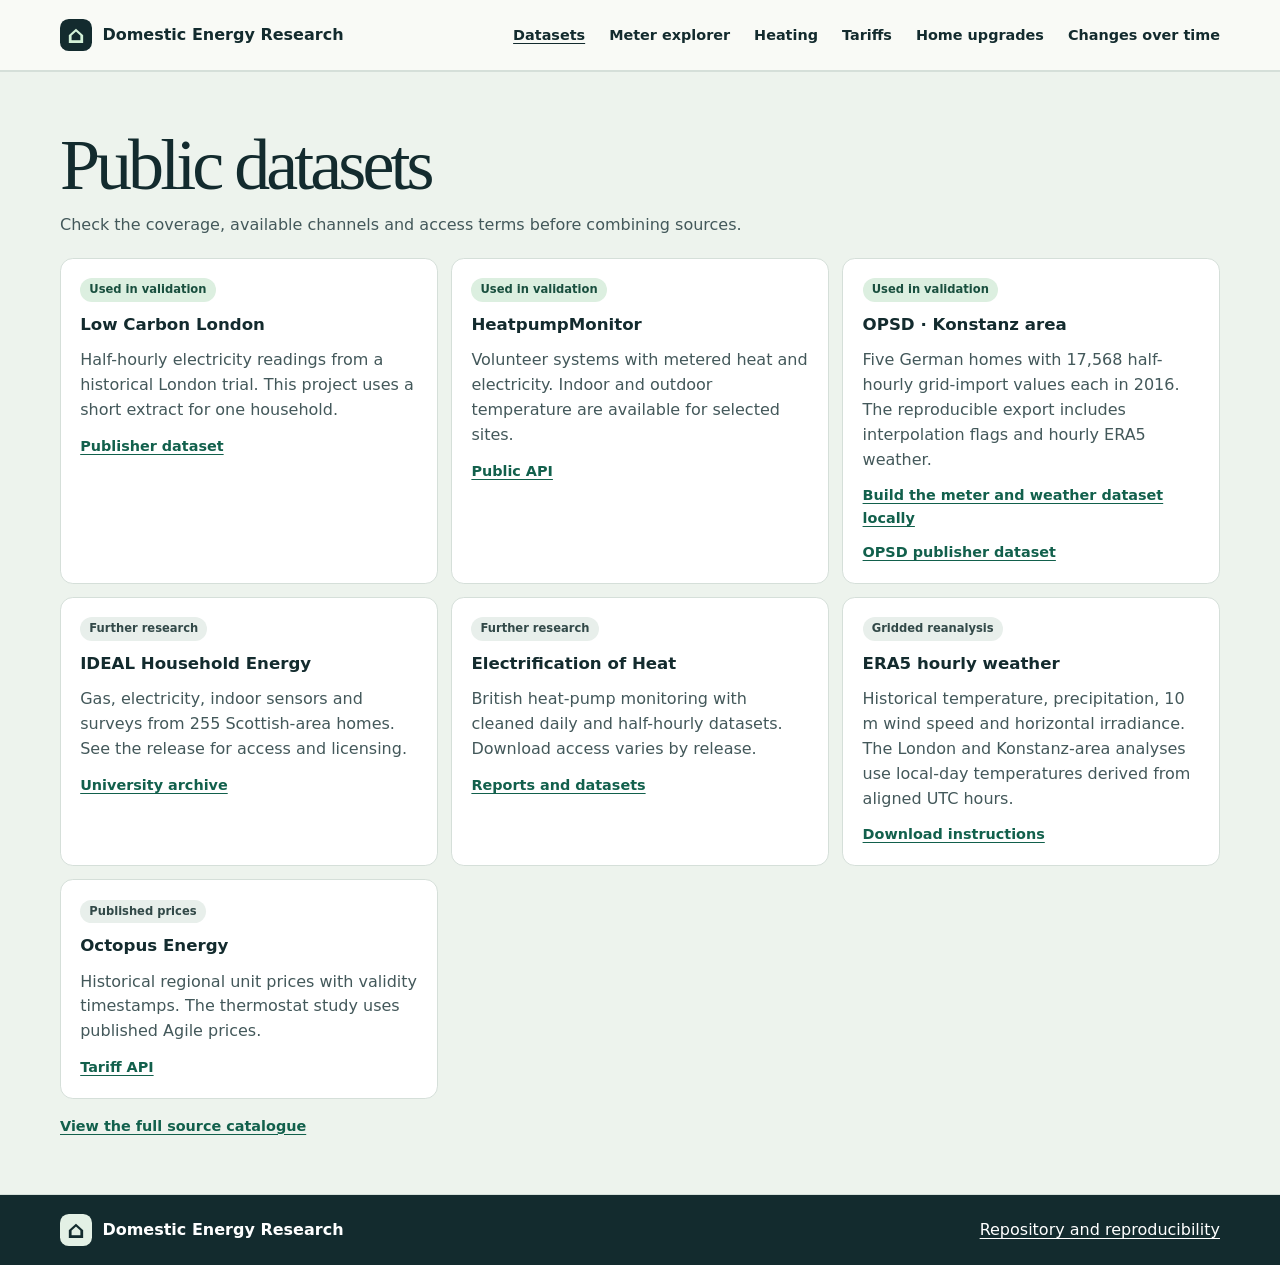
<file: datasets.html>
<!doctype html>
<html lang="en-GB">
<head>
  <meta charset="utf-8">
  <meta name="viewport" content="width=device-width, initial-scale=1">
  <meta name="description" content="Explore public smart-meter, heating and weather research, then compare domestic energy tariffs and upgrade scenarios.">
  <title>Public datasets · Domestic Energy Research</title>
  <link rel="icon" href="docs/assets/house.webp" type="image/webp">
  <link rel="stylesheet" href="docs/styles.css">
</head>
<body>
  <a class="skip" href="#main">Skip to content</a>
  <header class="header">
    <div class="wrap header-inner">
      <a class="brand" href="./"><span class="brand-icon" aria-hidden="true">⌂</span> Domestic Energy Research</a>
      <nav aria-label="Main navigation"><a href="datasets.html" aria-current="page">Datasets</a><a href="meter-explorer.html">Meter explorer</a><a href="heating.html">Heating</a><a href="tariffs.html">Tariffs</a><a href="upgrades.html">Home upgrades</a><a href="behaviour.html">Changes over time</a></nav>
    </div>
  </header>

  <main id="main">
    <section class="band" id="datasets">
      <div class="wrap section">
        <div class="section-heading"><h1 class="subpage-title">Public datasets</h1><p>Check the coverage, available channels and access terms before combining sources.</p></div>
        <div class="dataset-grid">
          <article class="card"><span class="tag measured">Used in validation</span><h3>Low Carbon London</h3><p>Half-hourly electricity readings from a historical London trial. This project uses a short extract for one household.</p><a href="https://data.london.gov.uk/dataset/smartmeter-energy-consumption-data-in-london-households-vqm0d">Publisher dataset</a></article>
          <article class="card"><span class="tag measured">Used in validation</span><h3>HeatpumpMonitor</h3><p>Volunteer systems with metered heat and electricity. Indoor and outdoor temperature are available for selected sites.</p><a href="https://heatpumpmonitor.org/api-helper">Public API</a></article>
          <article class="card"><span class="tag measured">Used in validation</span><h3>OPSD · Konstanz area</h3><p>Five German homes with 17,568 half-hourly grid-import values each in 2016. The reproducible export includes interpolation flags and hourly ERA5 weather.</p><a href="https://github.com/charlie9578/domestic-energy-analysis/blob/main/research/OBSERVED_VALIDATION.md#reproduce">Build the meter and weather dataset locally</a><a href="https://data.open-power-system-data.org/household_data/2020-04-15/">OPSD publisher dataset</a></article>
          <article class="card"><span class="tag neutral">Further research</span><h3>IDEAL Household Energy</h3><p>Gas, electricity, indoor sensors and surveys from 255 Scottish-area homes. See the release for access and licensing.</p><a href="https://datashare.ed.ac.uk/items/15e82917-56ed-4282-99ef-7f211bf87f9d">University archive</a></article>
          <article class="card"><span class="tag neutral">Further research</span><h3>Electrification of Heat</h3><p>British heat-pump monitoring with cleaned daily and half-hourly datasets. Download access varies by release.</p><a href="https://es.catapult.org.uk/report/electrification-of-heat-summary-reports-and-datasets/">Reports and datasets</a></article>
          <article class="card"><span class="tag neutral">Gridded reanalysis</span><h3>ERA5 hourly weather</h3><p>Historical temperature, precipitation, 10 m wind speed and horizontal irradiance. The London and Konstanz-area analyses use local-day temperatures derived from aligned UTC hours.</p><a href="https://github.com/charlie9578/domestic-energy-analysis#hourly-historical-weather">Download instructions</a></article>
          <article class="card"><span class="tag neutral">Published prices</span><h3>Octopus Energy</h3><p>Historical regional unit prices with validity timestamps. The thermostat study uses published Agile prices.</p><a href="https://developer.octopus.energy/docs/api/">Tariff API</a></article>
        </div>
        <a class="source" href="https://github.com/charlie9578/domestic-energy-analysis/blob/main/research/SOURCES.md">View the full source catalogue</a>
      </div>
    </section>
  </main>
  <footer><div class="wrap footer-inner"><a class="brand" href="./"><span class="brand-icon" aria-hidden="true">⌂</span> Domestic Energy Research</a><a href="https://github.com/charlie9578/domestic-energy-analysis">Repository and reproducibility</a></div></footer>
</body>
</html>
</file>
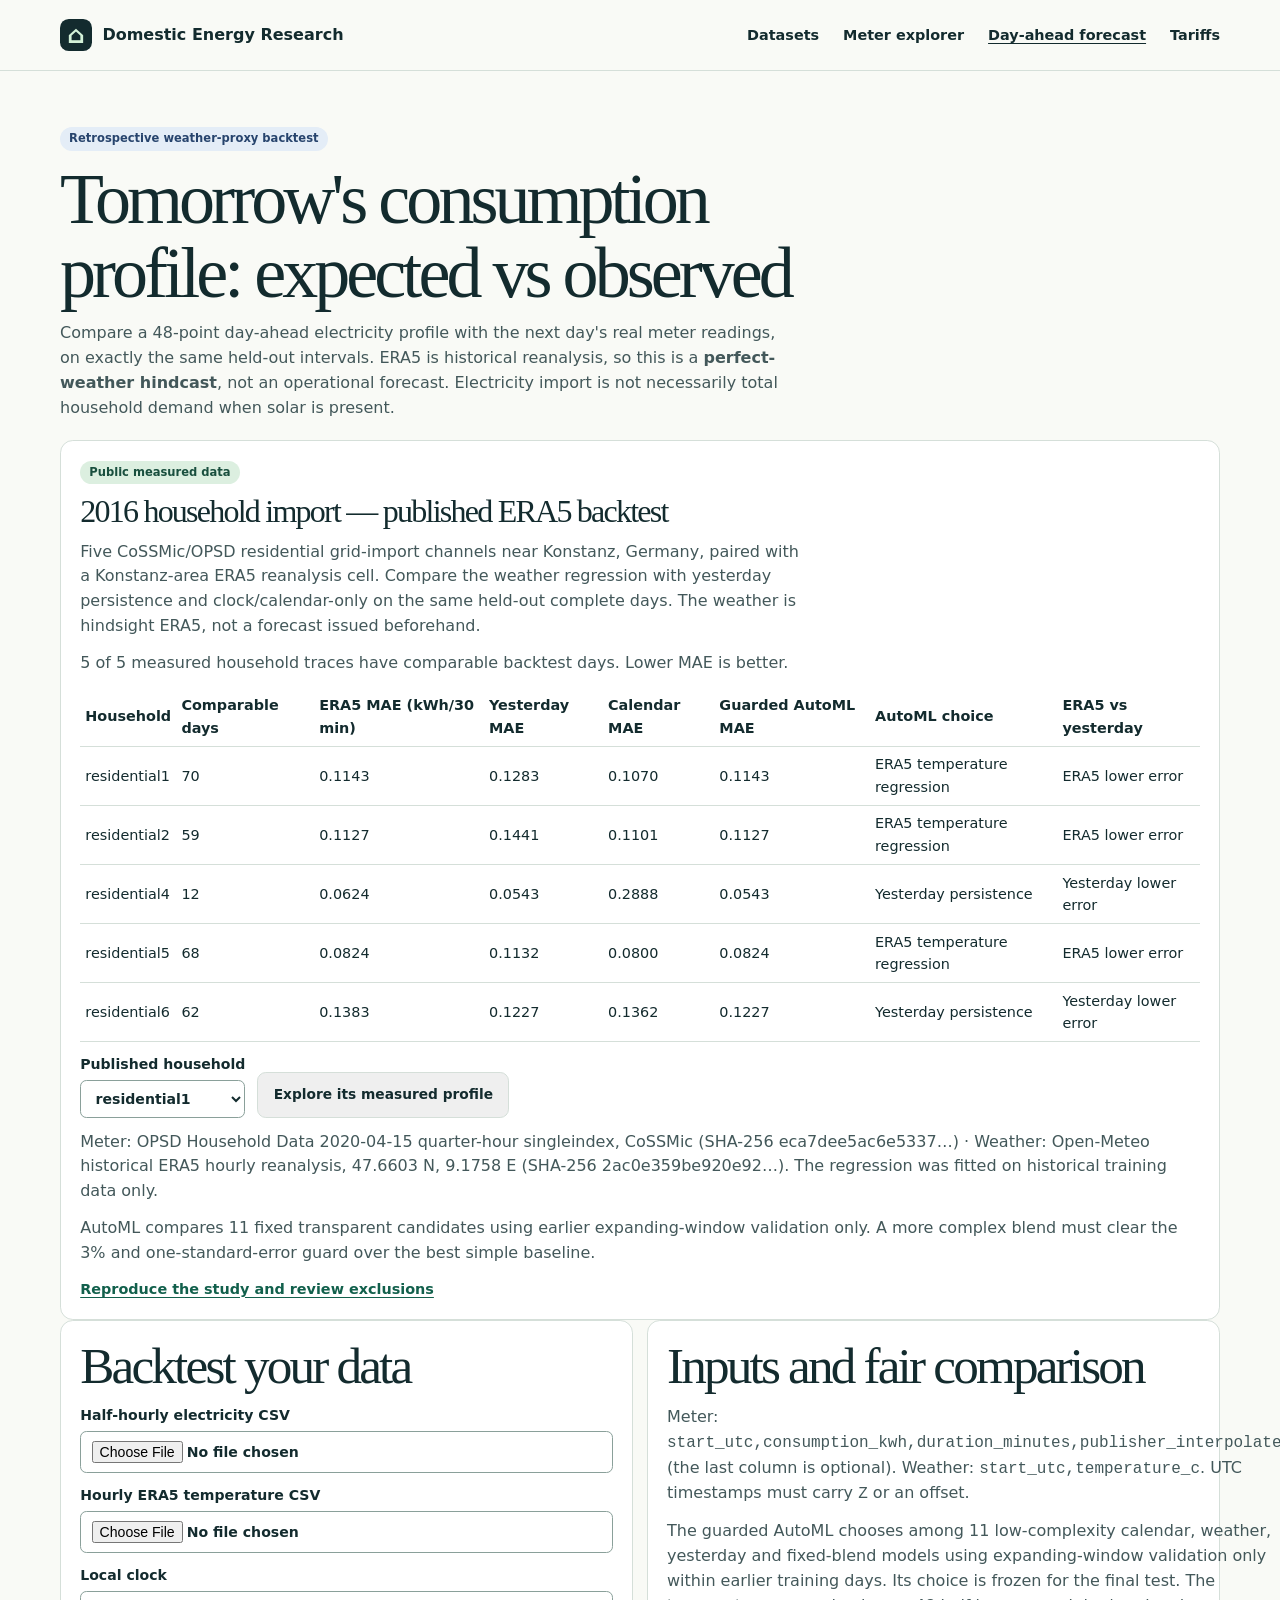
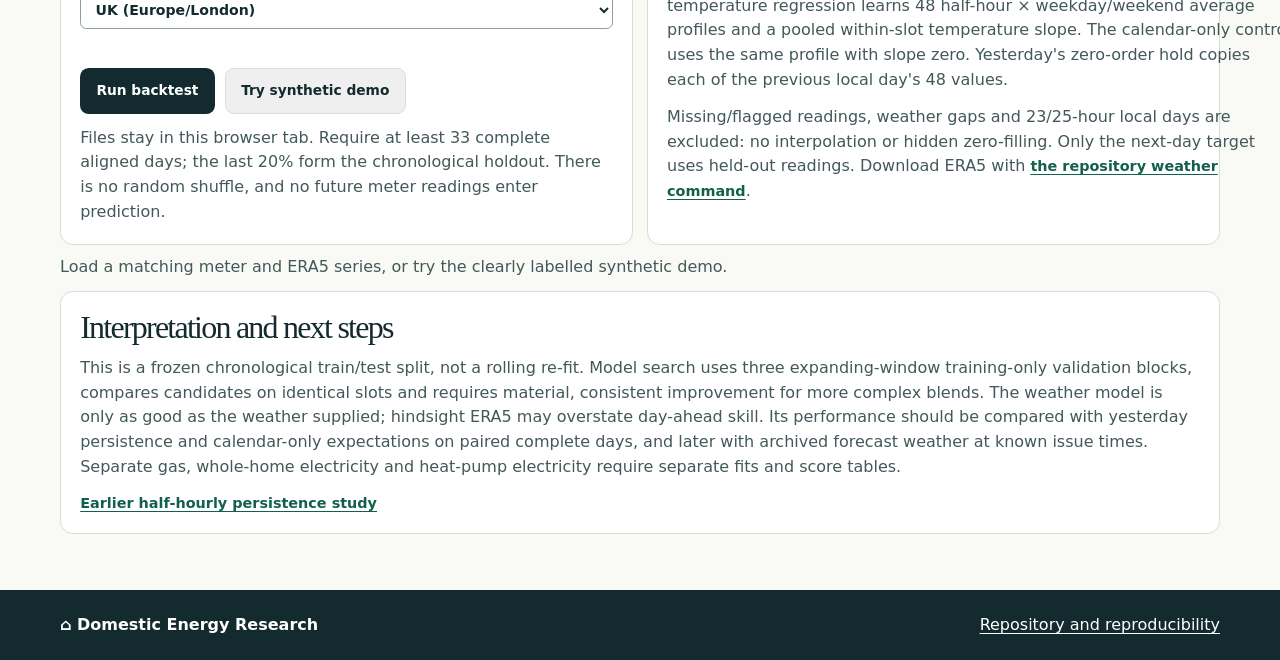
<file: day-ahead.html>
<!doctype html>
<html lang="en-GB">
<head>
  <meta charset="utf-8">
  <meta name="viewport" content="width=device-width, initial-scale=1">
  <meta name="description" content="Backtest day-ahead half-hourly domestic electricity consumption using ERA5 weather and persistence baselines.">
  <title>Day-ahead forecast · Domestic Energy Research</title>
  <link rel="icon" href="docs/assets/house.webp" type="image/webp">
  <link rel="stylesheet" href="docs/styles.css">
  <link rel="stylesheet" href="docs/day-ahead.css">
  <script type="module" src="docs/day-ahead-page.js"></script>
</head>
<body>
<a class="skip" href="#main">Skip to content</a>
<header class="header"><div class="wrap header-inner">
  <a class="brand" href="./"><span class="brand-icon" aria-hidden="true">⌂</span> Domestic Energy Research</a>
  <nav aria-label="Main navigation"><a href="datasets.html">Datasets</a><a href="meter-explorer.html">Meter explorer</a><a href="day-ahead.html" aria-current="page">Day-ahead forecast</a><a href="tariffs.html">Tariffs</a></nav>
</div></header>
<main class="wrap section" id="main">
  <div class="section-heading">
    <span class="tag inferred">Retrospective weather-proxy backtest</span>
    <h1 class="subpage-title">Tomorrow's consumption profile: expected vs observed</h1>
    <p>Compare a 48-point day-ahead electricity profile with the next day's real meter readings, on exactly the same held-out intervals. ERA5 is historical reanalysis, so this is a <strong>perfect-weather hindcast</strong>, not an operational forecast. Electricity import is not necessarily total household demand when solar is present.</p>
  </div>
  <section class="card reading-card" aria-labelledby="public-study-heading">
    <div class="section-heading">
      <span class="tag measured">Public measured data</span>
      <h2 id="public-study-heading">2016 household import — published ERA5 backtest</h2>
      <p>Five CoSSMic/OPSD residential grid-import channels near Konstanz, Germany, paired with a Konstanz-area ERA5 reanalysis cell. Compare the weather regression with yesterday persistence and clock/calendar-only on the same held-out complete days. The weather is hindsight ERA5, not a forecast issued beforehand.</p>
    </div>
    <p id="published-status" role="status">Loading the reproducible results from the published study…</p>
    <div class="meter-scroll"><table id="published-table" hidden>
      <thead><tr><th>Household</th><th>Comparable days</th><th>ERA5 MAE (kWh/30 min)</th><th>Yesterday MAE</th><th>Calendar MAE</th><th>Guarded AutoML MAE</th><th>AutoML choice</th><th>ERA5 vs yesterday</th></tr></thead>
      <tbody id="published-rows"></tbody>
    </table></div>
    <div class="meter-controls">
      <label>Published household<select id="published-home" disabled><option value="">No study data loaded</option></select></label>
      <button class="button secondary" type="button" id="published-open" disabled>Explore its measured profile</button>
    </div>
    <p id="published-provenance"></p>
    <p>AutoML compares 11 fixed transparent candidates using earlier expanding-window validation only. A more complex blend must clear the 3% and one-standard-error guard over the best simple baseline.</p>
    <a href="https://github.com/charlie9578/domestic-energy-analysis/blob/main/research/DAY_AHEAD_FORECASTS.md">Reproduce the study and review exclusions</a>
  </section>
  <div class="split">
    <form id="forecast-form" class="card">
      <h2>Backtest your data</h2>
      <label>Half-hourly electricity CSV<input type="file" name="meter" accept=".csv,text/csv" required></label>
      <label>Hourly ERA5 temperature CSV<input type="file" name="weather" accept=".csv,text/csv" required></label>
      <label>Local clock<select name="zone"><option value="Europe/London">UK (Europe/London)</option><option value="Europe/Berlin">Central Europe (Europe/Berlin)</option><option value="UTC">UTC</option></select></label>
      <div class="actions"><button class="button primary" type="submit">Run backtest</button><button class="button secondary" id="forecast-demo" type="button">Try synthetic demo</button></div>
      <p>Files stay in this browser tab. Require at least 33 complete aligned days; the last 20% form the chronological holdout. There is no random shuffle, and no future meter readings enter prediction.</p>
    </form>
    <aside class="card">
      <h2>Inputs and fair comparison</h2>
      <p>Meter: <code>start_utc,consumption_kwh,duration_minutes,publisher_interpolated</code> (the last column is optional). Weather: <code>start_utc,temperature_c</code>. UTC timestamps must carry <code>Z</code> or an offset.</p>
      <p>The guarded AutoML chooses among 11 low-complexity calendar, weather, yesterday and fixed-blend models using expanding-window validation only within earlier training days. Its choice is frozen for the final test. The temperature regression learns 48 half-hour × weekday/weekend average profiles and a pooled within-slot temperature slope. The calendar-only control uses the same profile with slope zero. Yesterday's zero-order hold copies each of the previous local day's 48 values.</p>
      <p>Missing/flagged readings, weather gaps and 23/25-hour local days are excluded: no interpolation or hidden zero-filling. Only the next-day target uses held-out readings. Download ERA5 with <a href="https://github.com/charlie9578/domestic-energy-analysis#hourly-historical-weather">the repository weather command</a>.</p>
    </aside>
  </div>
  <p id="forecast-status" class="meter-status" role="status">Load a matching meter and ERA5 series, or try the clearly labelled synthetic demo.</p>
  <div id="forecast-results" hidden>
    <section class="card reading-card">
      <div class="section-heading"><h2>Held-out forecast scores</h2><p id="forecast-split"></p></div>
      <div class="meter-scroll"><table>
        <thead><tr><th>Model</th><th>Half-hour MAE (kWh)</th><th>Half-hour RMSE</th><th>Half-hour R²</th><th>Daily total MAE (kWh)</th><th>Daily total bias (kWh)</th></tr></thead>
        <tbody id="forecast-scores"></tbody>
      </table></div>
      <p id="forecast-selection"></p><p id="forecast-exclusions"></p>
    </section>
    <section class="card reading-card">
      <div class="section-heading"><h2>One day: prediction vs reality</h2><p>Select a held-out day to see the profile made without using that day's readings.</p></div>
      <div class="meter-controls">
        <label>Held-out local date<select id="forecast-day"></select></label>
        <button class="button secondary" type="button" id="forecast-export">Download backtest CSV</button>
      </div>
      <div class="forecast-legend"><span class="forecast-actual">Observed</span><span class="forecast-era5">ERA5 regression</span><span class="forecast-calendar">Clock/calendar only</span><span class="forecast-yesterday">Yesterday hold</span><span class="forecast-automl">AutoML selected</span></div>
      <figure><canvas id="forecast-curve" width="900" height="320" role="img" aria-label="Half-hourly demand line plot"></canvas><figcaption class="forecast-caption" id="forecast-caption"></figcaption></figure>
      <p id="forecast-day-summary"></p>
      <details class="meter-scroll"><summary>Show half-hour values</summary><table><thead><tr><th>Local time</th><th>Actual</th><th>ERA5 regression</th><th>Calendar</th><th>Yesterday</th><th>AutoML</th><th>ERA5 °C</th></tr></thead><tbody id="forecast-values"></tbody></table></details>
    </section>
    <section class="card reading-card">
      <div class="section-heading"><h2>Calibration regressions: actual vs predicted</h2><p>OLS slopes and intercepts use held-out data only for diagnostics, not model fitting. Ideal slope = 1 and intercept = 0; R² here measures calibration correlation, not predictive R².</p></div>
      <div class="meter-scroll"><table><thead><tr><th>Method</th><th>Interval slope</th><th>Intercept (kWh/half-hour)</th><th>Correlation R²</th><th>Daily slope</th><th>Daily correlation R²</th></tr></thead><tbody id="forecast-calibration"></tbody></table></div>
    </section>
    <section class="card reading-card" id="future-panel" hidden>
      <h2>Next-day preview</h2>
      <p id="future-status"></p>
      <p>This preview is possible only with a complete 48-slot day of separately supplied *future* weather. ERA5 reanalysis cannot provide tomorrow's weather in real time; for live operation replace it with an actual issued weather forecast and record its issue time.</p>
    </section>
  </div>
  <section class="card reading-card">
    <h2>Interpretation and next steps</h2>
    <p>This is a frozen chronological train/test split, not a rolling re-fit. Model search uses three expanding-window training-only validation blocks, compares candidates on identical slots and requires material, consistent improvement for more complex blends. The weather model is only as good as the weather supplied; hindsight ERA5 may overstate day-ahead skill. Its performance should be compared with yesterday persistence and calendar-only expectations on paired complete days, and later with archived forecast weather at known issue times. Separate gas, whole-home electricity and heat-pump electricity require separate fits and score tables.</p>
    <a href="https://github.com/charlie9578/domestic-energy-analysis/blob/main/research/DEMAND_DECISIONS.md">Earlier half-hourly persistence study</a>
  </section>
</main>
<footer><div class="wrap footer-inner"><a class="brand" href="./">⌂ Domestic Energy Research</a><a href="https://github.com/charlie9578/domestic-energy-analysis">Repository and reproducibility</a></div></footer>
</body></html>
</file>
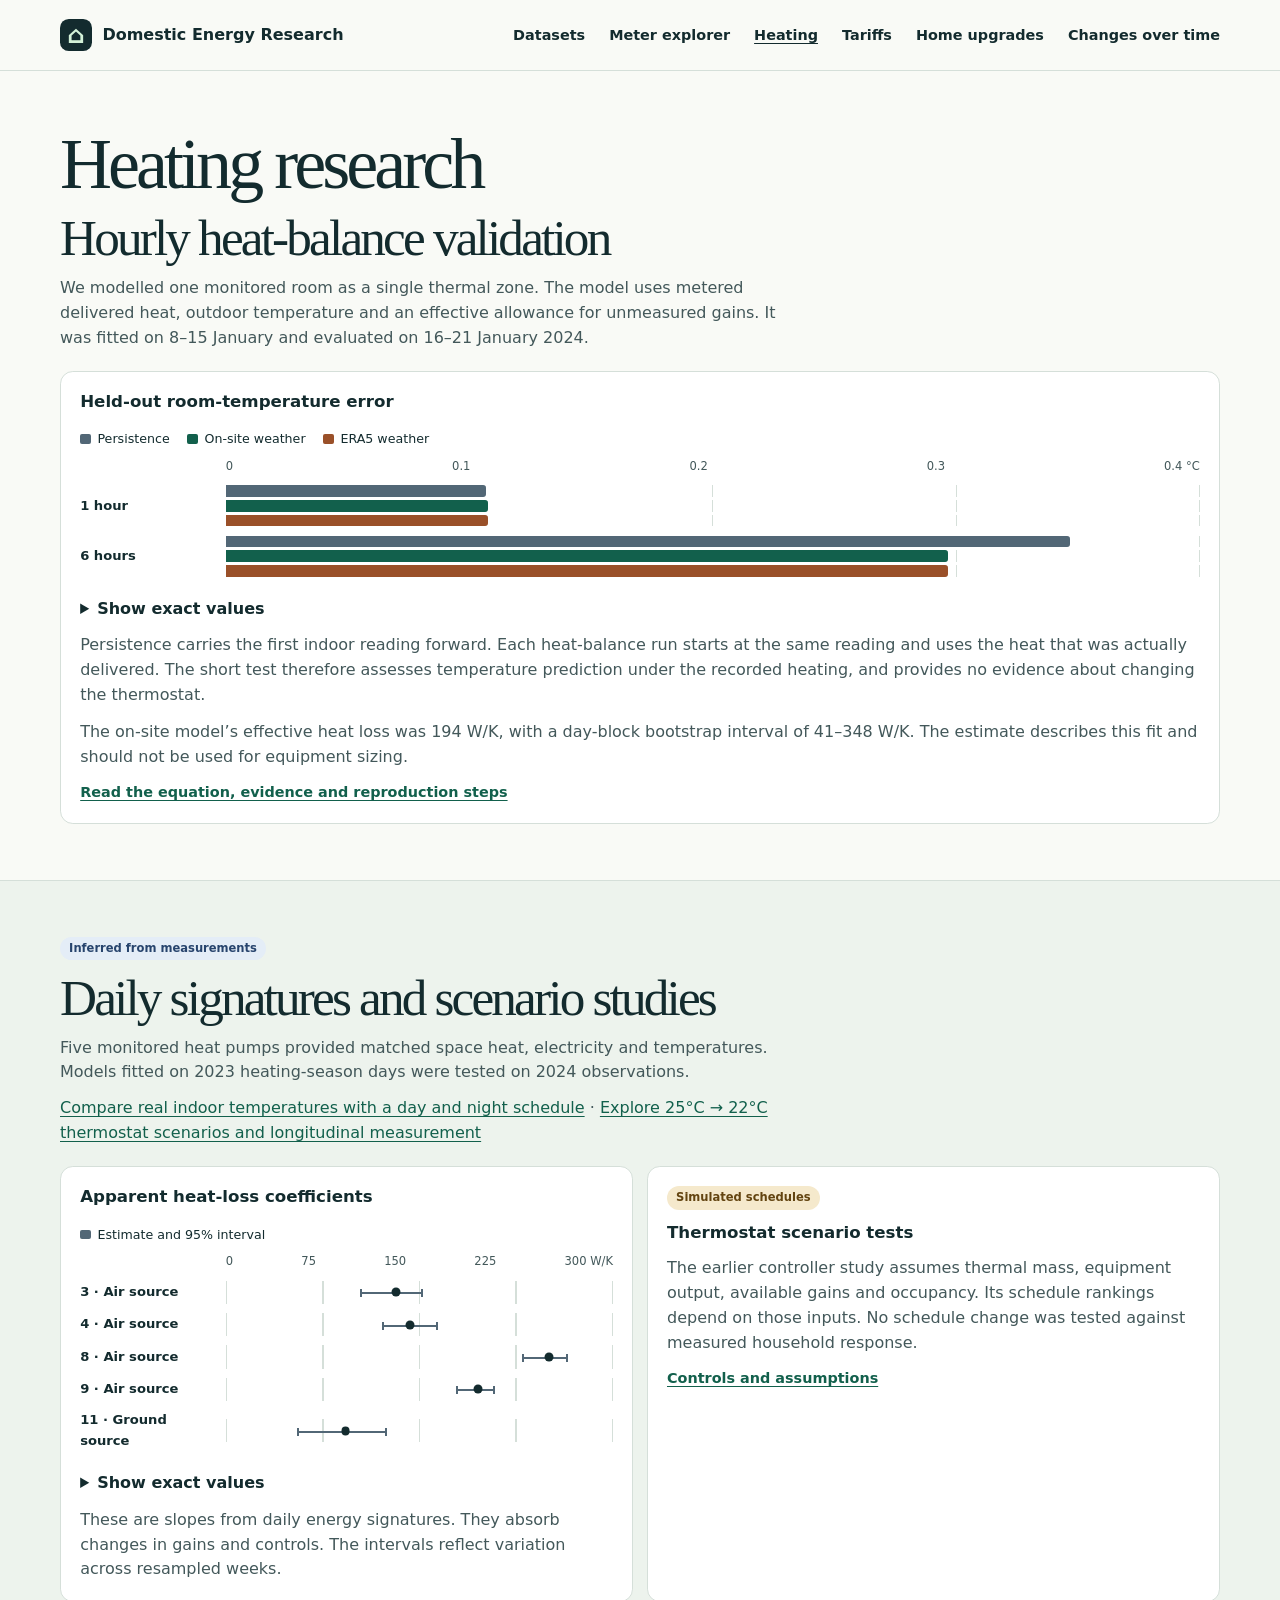
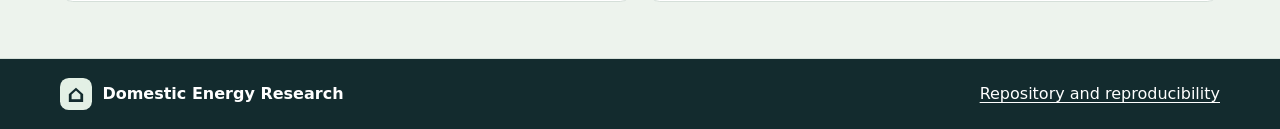
<file: heating.html>
<!doctype html>
<html lang="en-GB">
<head>
  <meta charset="utf-8">
  <meta name="viewport" content="width=device-width, initial-scale=1">
  <meta name="description" content="Explore public smart-meter, heating and weather research, then compare domestic energy tariffs and upgrade scenarios.">
  <title>Heating and heat loss · Domestic Energy Research</title>
  <link rel="icon" href="docs/assets/house.webp" type="image/webp">
  <link rel="stylesheet" href="docs/styles.css">
  <script src="docs/charts.js" type="module"></script>
</head>
<body>
  <a class="skip" href="#main">Skip to content</a>
  <header class="header">
    <div class="wrap header-inner">
      <a class="brand" href="./"><span class="brand-icon" aria-hidden="true">⌂</span> Domestic Energy Research</a>
      <nav aria-label="Main navigation"><a href="datasets.html">Datasets</a><a href="meter-explorer.html">Meter explorer</a><a href="heating.html" aria-current="page">Heating</a><a href="tariffs.html">Tariffs</a><a href="upgrades.html">Home upgrades</a><a href="behaviour.html">Changes over time</a></nav>
    </div>
  </header>

  <main id="main">
    <section class="wrap section" id="hourly-validation">
      <div class="section-heading">
        <h1 class="subpage-title">Heating research</h1>
        <h2>Hourly heat-balance validation</h2>
        <p>We modelled one monitored room as a single thermal zone. The model uses metered delivered heat, outdoor temperature and an effective allowance for unmeasured gains. It was fitted on 8–15 January and evaluated on 16–21 January 2024.</p>
      </div>
      <article class="card table-card">
        <h3>Held-out room-temperature error</h3>
        <details class="chart-details meter-scroll"><summary>Show exact values</summary><table data-chart="bars" data-columns="2,3,4" data-max="0.4" data-unit="°C"><thead><tr><th scope="col">Horizon</th><th scope="col">Windows</th><th scope="col">Persistence</th><th scope="col">On-site weather</th><th scope="col">ERA5 weather</th></tr></thead><tbody>
          <tr><th scope="row">1 hour</th><td>113</td><td>0.107°C</td><td>0.108°C</td><td>0.108°C</td></tr>
          <tr><th scope="row">6 hours</th><td>10</td><td>0.347°C</td><td>0.297°C</td><td>0.297°C</td></tr>
        </tbody></table></details>
        <p>Persistence carries the first indoor reading forward. Each heat-balance run starts at the same reading and uses the heat that was actually delivered. The short test therefore assesses temperature prediction under the recorded heating, and provides no evidence about changing the thermostat.</p>
        <p>The on-site model’s effective heat loss was 194 W/K, with a day-block bootstrap interval of 41–348 W/K. The estimate describes this fit and should not be used for equipment sizing.</p>
        <a href="https://github.com/charlie9578/domestic-energy-analysis/blob/main/research/HOURLY_HEAT_BALANCE.md">Read the equation, evidence and reproduction steps</a>
      </article>
    </section>
    <section class="band" id="heating">
      <div class="wrap section">
        <div class="section-heading"><span class="tag inferred">Inferred from measurements</span><h2>Daily signatures and scenario studies</h2><p>Five monitored heat pumps provided matched space heat, electricity and temperatures. Models fitted on 2023 heating-season days were tested on 2024 observations.</p><p><a href="meter-explorer.html#schedule-title">Compare real indoor temperatures with a day and night schedule</a> · <a href="behaviour.html">Explore 25°C → 22°C thermostat scenarios and longitudinal measurement</a></p></div>
        <div class="split">
          <article class="card table-card"><h3>Apparent heat-loss coefficients</h3><details class="chart-details meter-scroll"><summary>Show exact values</summary><table data-chart="intervals" data-max="300" data-unit="W/K"><thead><tr><th scope="col">System</th><th scope="col">W/K</th><th scope="col">95% interval</th></tr></thead><tbody>
            <tr><th scope="row">3 · Air source</th><td>132</td><td>104–153</td></tr>
            <tr><th scope="row">4 · Air source</th><td>143</td><td>121–165</td></tr>
            <tr><th scope="row">8 · Air source</th><td>251</td><td>230–266</td></tr>
            <tr><th scope="row">9 · Air source</th><td>196</td><td>179–209</td></tr>
            <tr><th scope="row">11 · Ground source</th><td>93</td><td>55–125</td></tr>
          </tbody></table></details><p>These are slopes from daily energy signatures. They absorb changes in gains and controls. The intervals reflect variation across resampled weeks.</p></article>
          <article class="card"><span class="tag simulated">Simulated schedules</span><h3>Thermostat scenario tests</h3><p>The earlier controller study assumes thermal mass, equipment output, available gains and occupancy. Its schedule rankings depend on those inputs. No schedule change was tested against measured household response.</p><a href="https://github.com/charlie9578/domestic-energy-analysis/blob/main/research/OBSERVED_VALIDATION.md#thermostat-and-retrofit-scenarios">Controls and assumptions</a></article>
        </div>
      </div>
    </section>
  </main>
  <footer><div class="wrap footer-inner"><a class="brand" href="./"><span class="brand-icon" aria-hidden="true">⌂</span> Domestic Energy Research</a><a href="https://github.com/charlie9578/domestic-energy-analysis">Repository and reproducibility</a></div></footer>
</body>
</html>
</file>
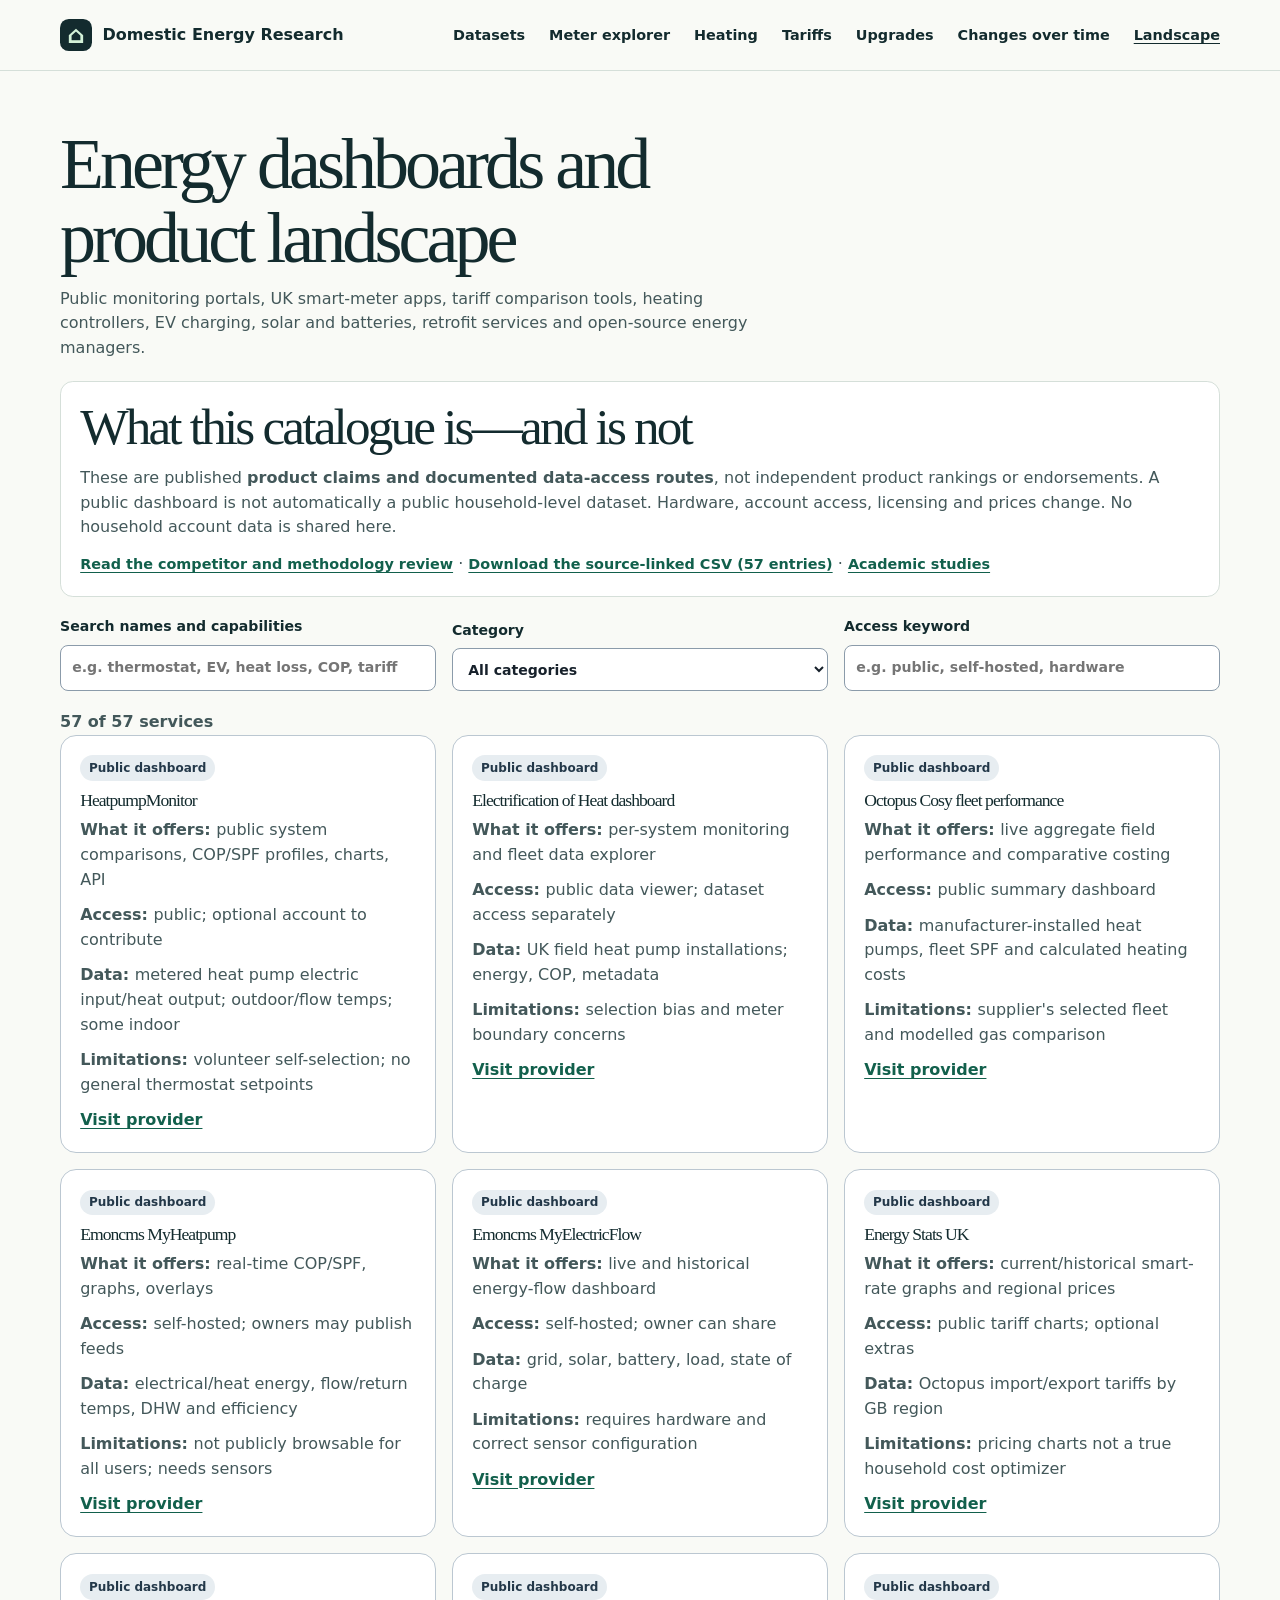
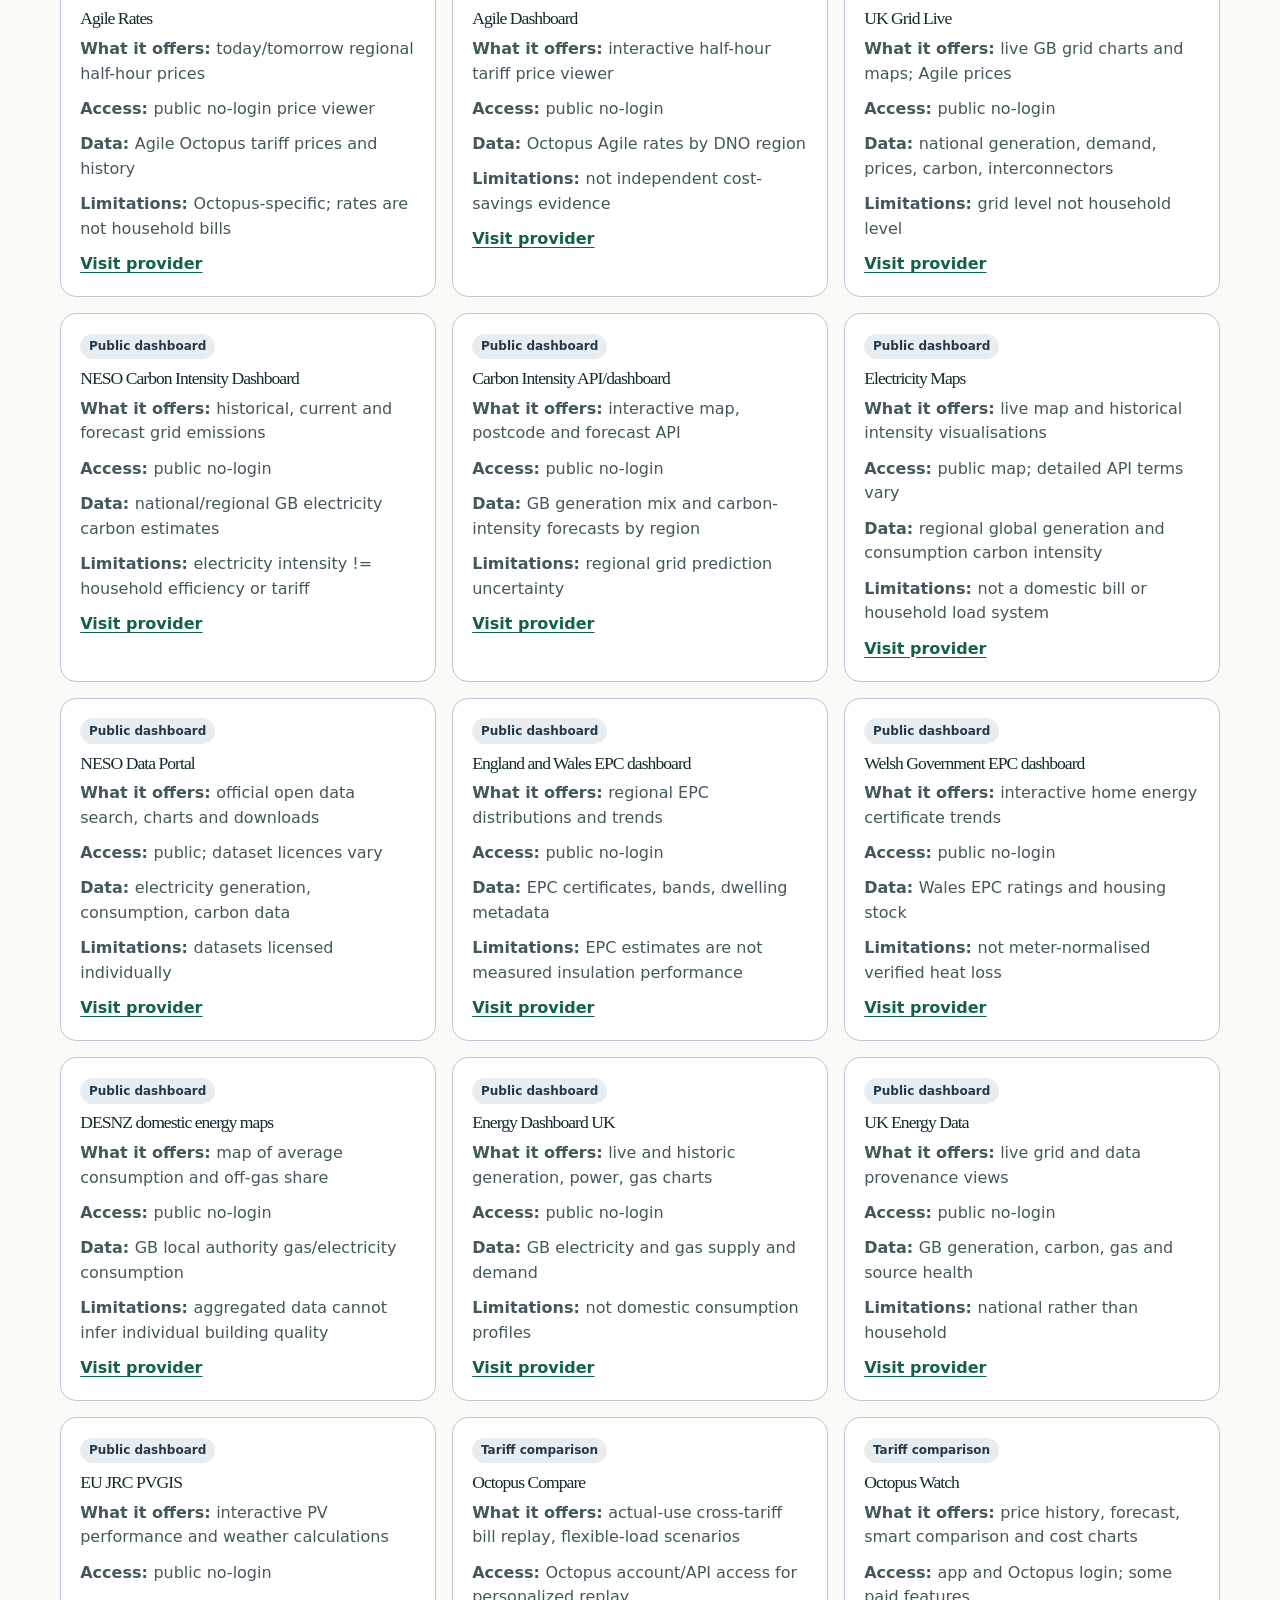
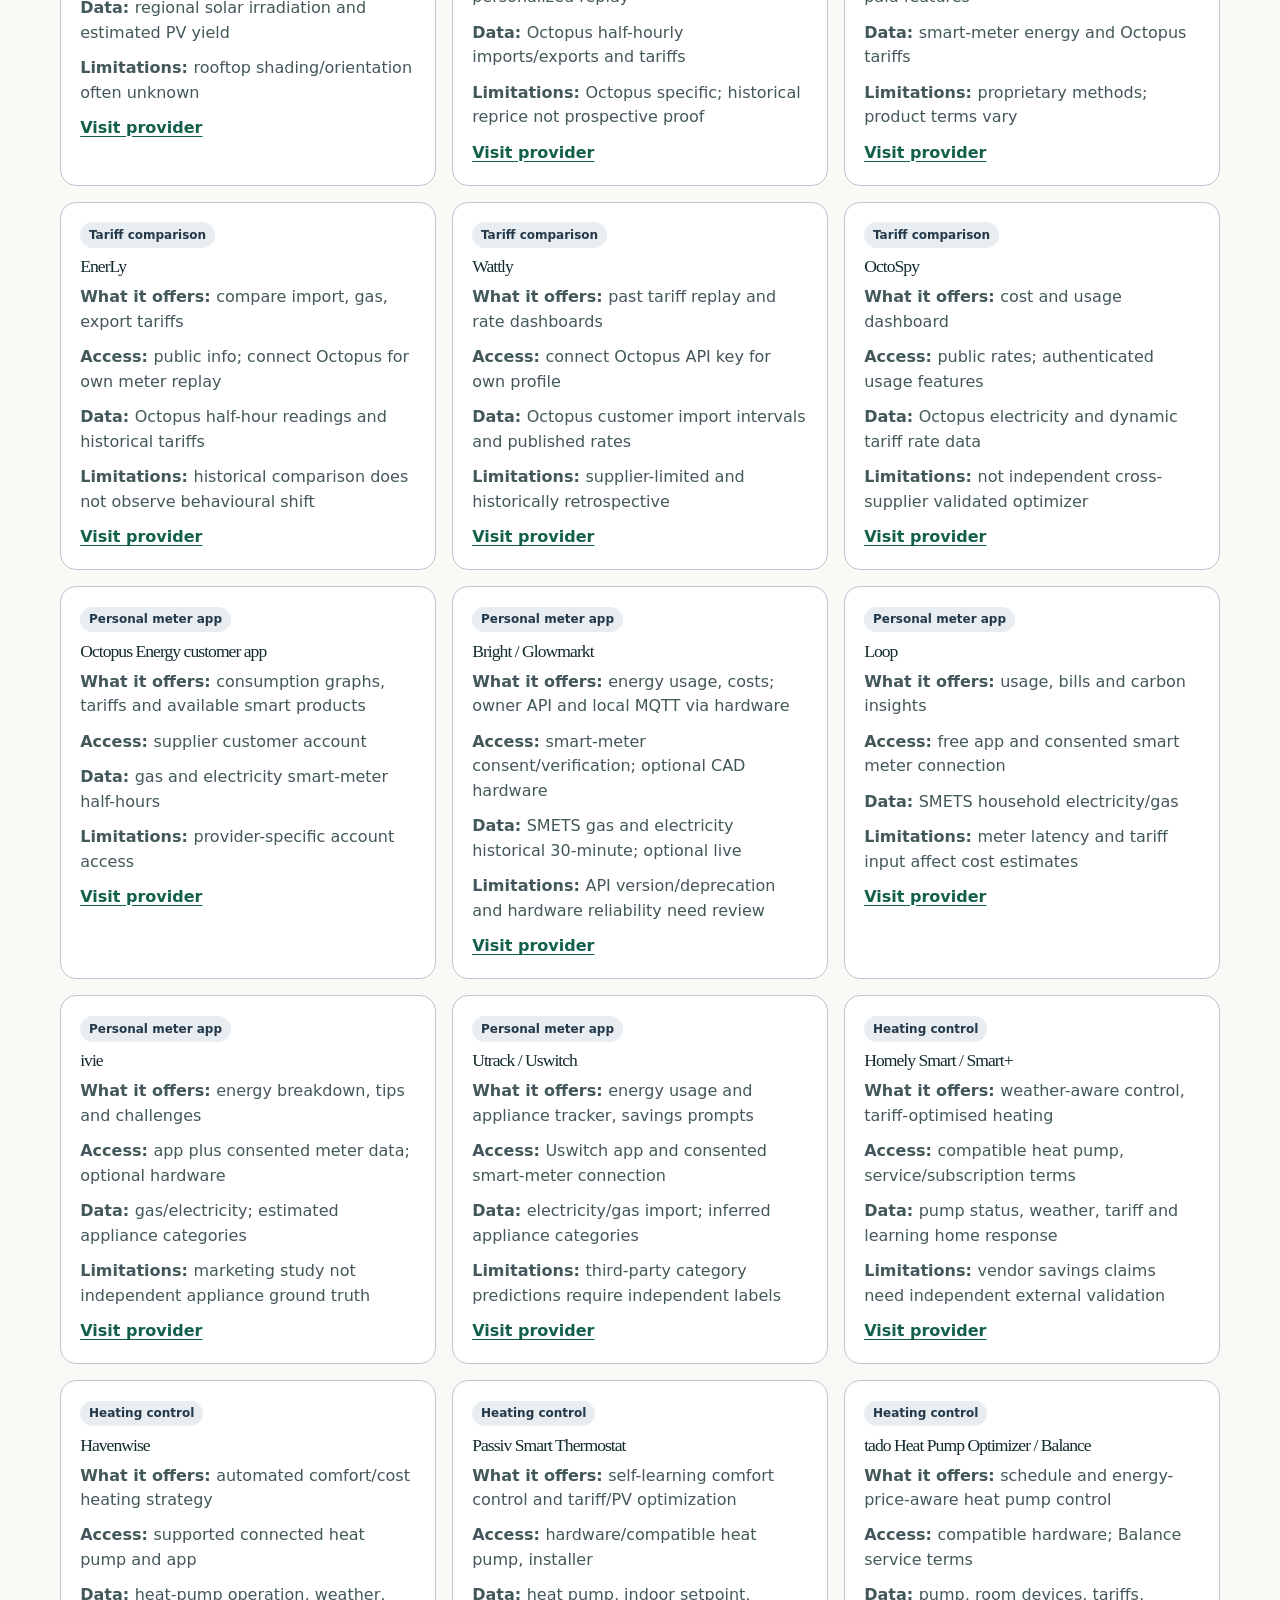
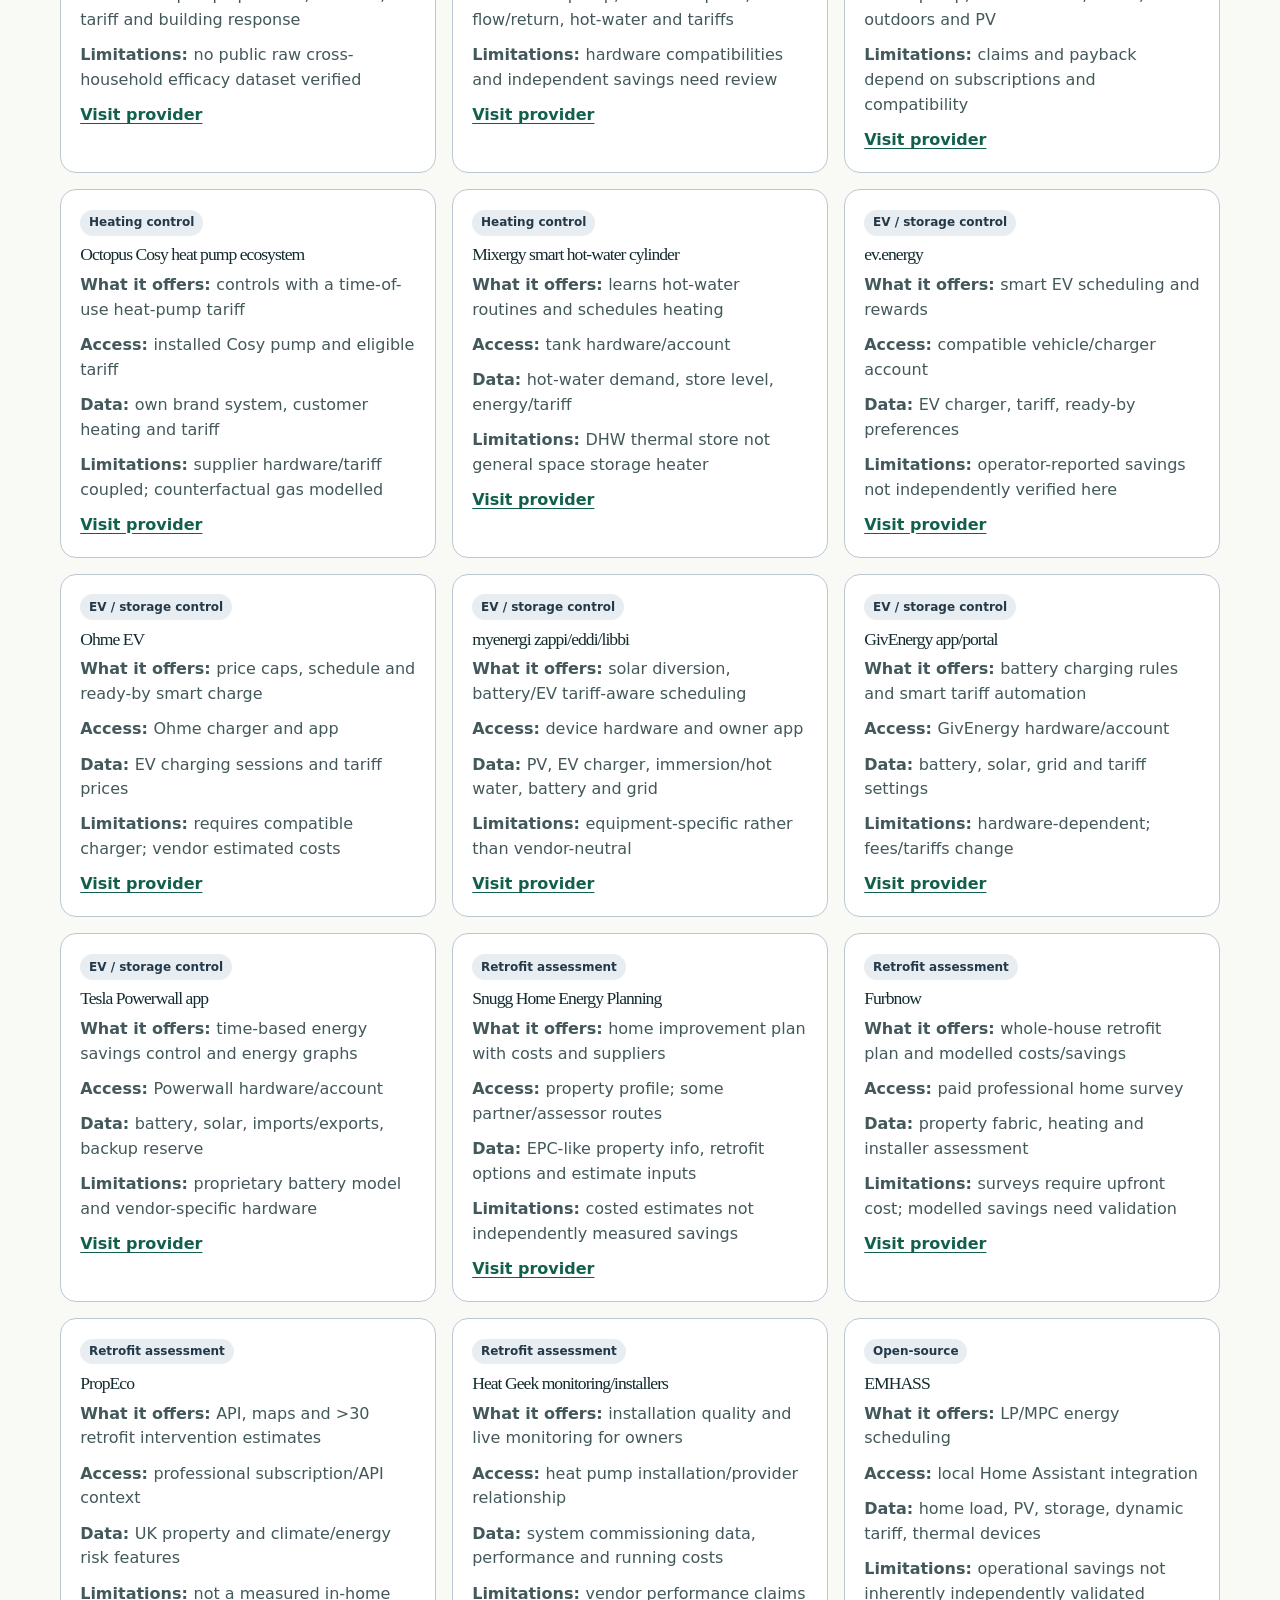
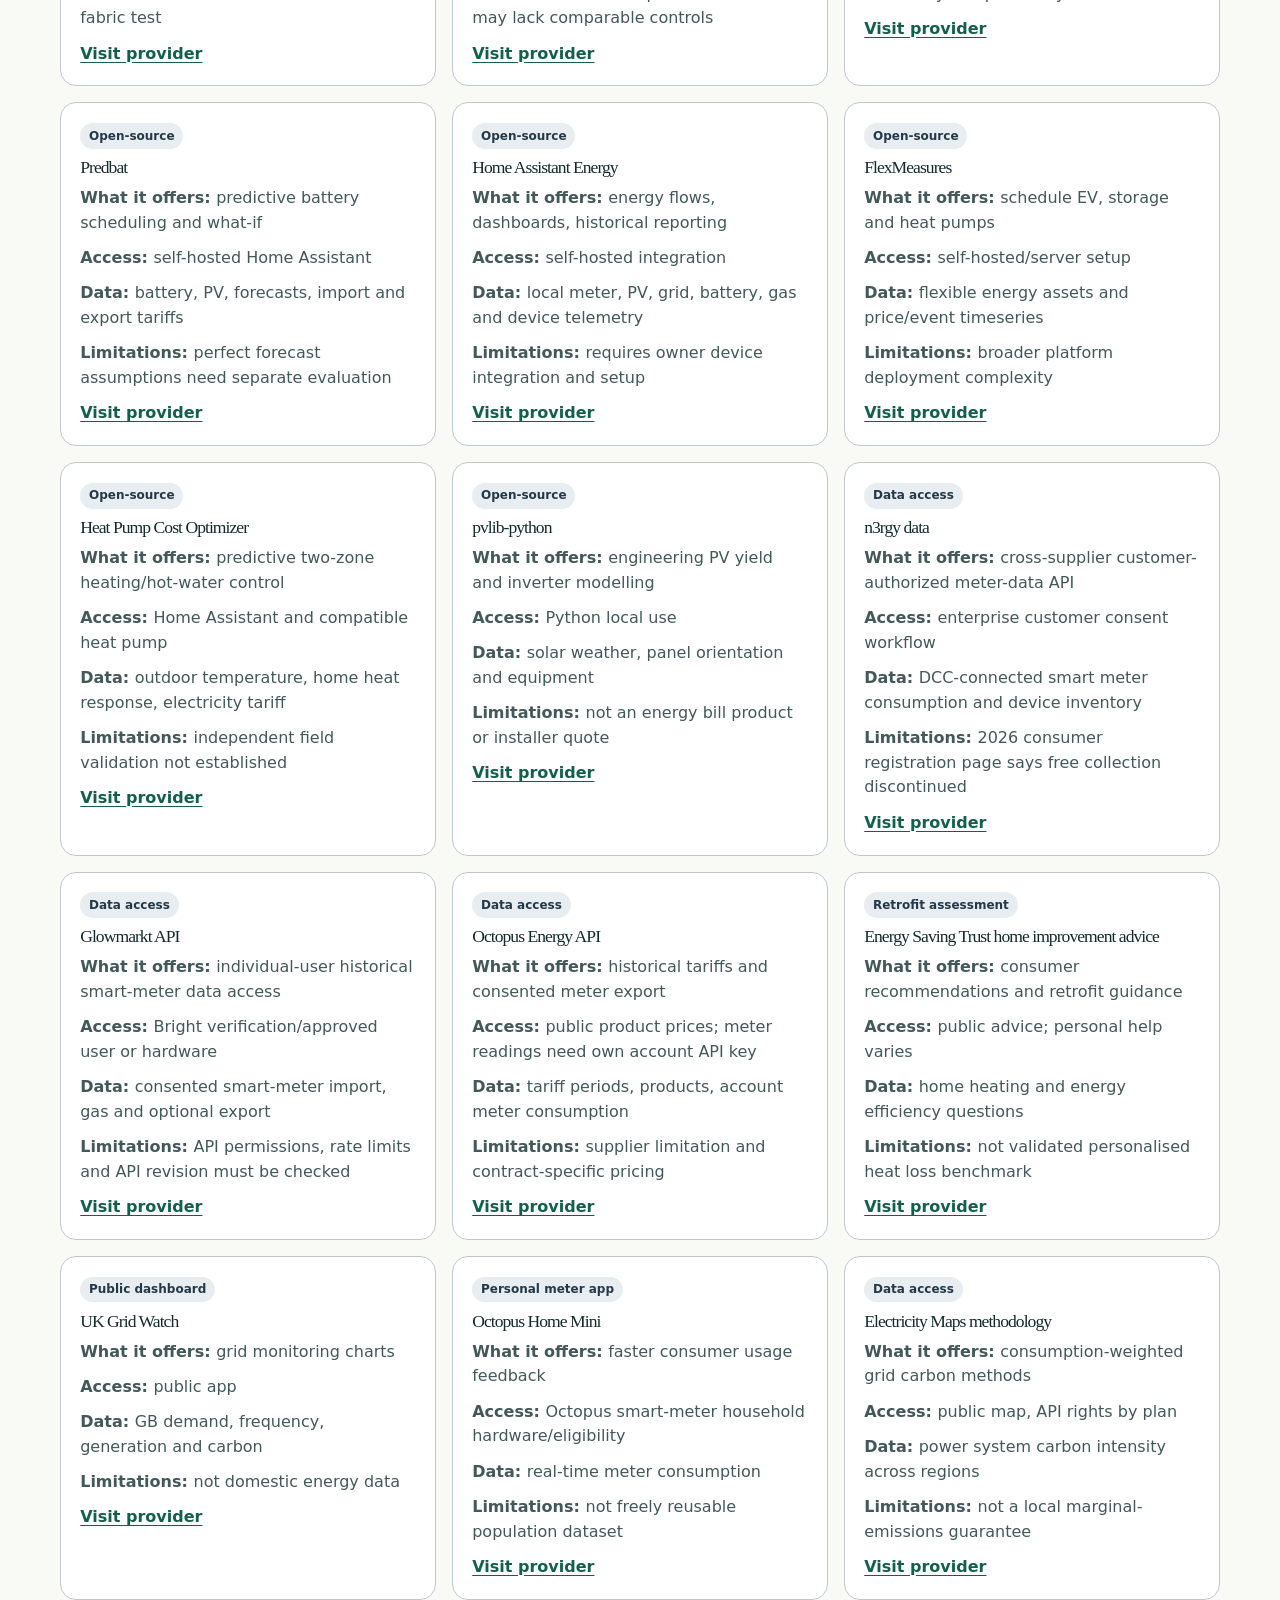
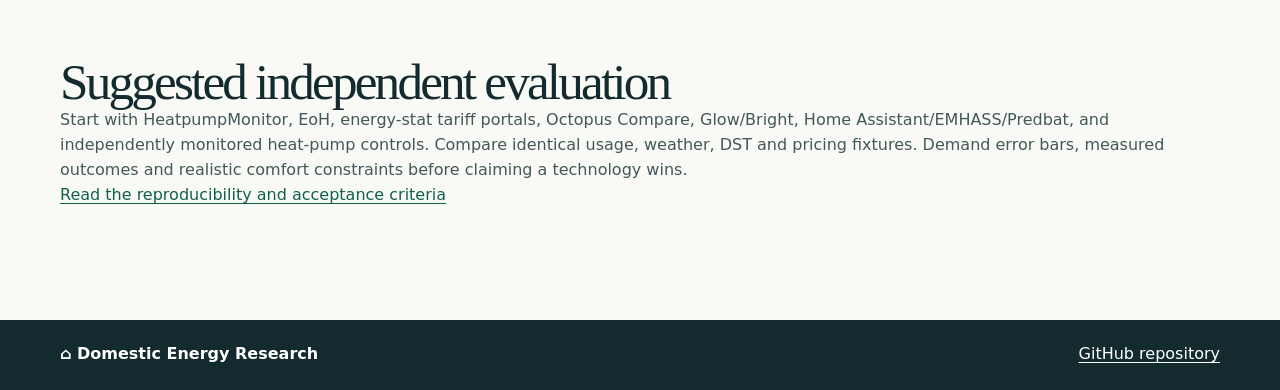
<file: landscape.html>
<!doctype html>
<html lang="en-GB">
<head>
<meta charset="utf-8">
<meta name="viewport" content="width=device-width,initial-scale=1">
<meta name="description" content="Research catalogue of public energy dashboards, tariff comparison tools, smart-meter applications, heating controllers, solar and battery products.">
<title>Energy dashboard & product landscape · Domestic Energy Research</title>
<link rel="icon" href="docs/assets/house.webp" type="image/webp">
<link rel="stylesheet" href="docs/styles.css">
<style>
.catalog-tools{display:flex;gap:1rem;flex-wrap:wrap;align-items:end;margin:1.2rem 0}
.catalog-tools label{display:grid;gap:.4rem;flex:1 1 16rem;font-weight:600}
.catalog-tools input,.catalog-tools select{width:100%;padding:.7rem;border:1px solid #8b9baa;border-radius:.5rem;background:var(--surface,#fff);color:var(--text,#17212b);font:inherit}
.landscape-cards{display:grid;grid-template-columns:repeat(auto-fill,minmax(min(100%,19rem),1fr));gap:1rem}
.landscape-card{min-width:0;border:1px solid #bbc7d1;border-radius:1rem;padding:1.2rem;background:var(--surface,#fff);overflow-wrap:anywhere}
.landscape-card h2{font-size:1.1rem;margin:.6rem 0}
.landscape-card p{margin:.35rem 0 .65rem}
.landscape-card .meta{font-size:.84rem;color:var(--muted,#526070)}
.landscape-card a{font-weight:600}
.flag{display:inline-block;border-radius:1rem;padding:.22rem .55rem;background:#e7edf1;color:#233849;font-size:.75rem;font-weight:600}
#count{font-weight:700}
.catalog-tools input:focus,.catalog-tools select:focus{outline:3px solid #4d9db8;outline-offset:2px}
@media(prefers-color-scheme:dark){.landscape-card{background:#202b35;color:#f5f7f9;border-color:#667684}.flag{background:#374958;color:#fff}.landscape-card .meta{color:#e1e5ea}.catalog-tools input,.catalog-tools select{background:#202b35;color:#f5f7f9}}
</style>
</head>
<body>
<a class="skip" href="#main">Skip to content</a>
<header class="header"><div class="wrap header-inner"><a class="brand" href="./"><span class="brand-icon" aria-hidden="true">⌂</span> Domestic Energy Research</a><nav aria-label="Main navigation"><a href="datasets.html">Datasets</a><a href="meter-explorer.html">Meter explorer</a><a href="heating.html">Heating</a><a href="tariffs.html">Tariffs</a><a href="upgrades.html">Upgrades</a><a href="behaviour.html">Changes over time</a><a href="landscape.html" aria-current="page">Landscape</a></nav></div></header>
<main id="main" class="wrap section">
<div class="section-heading"><h1 class="subpage-title">Energy dashboards and product landscape</h1>
<p>Public monitoring portals, UK smart-meter apps, tariff comparison tools, heating controllers, EV charging, solar and batteries, retrofit services and open-source energy managers.</p></div>
<article class="card">
<h2>What this catalogue is—and is not</h2><p>These are published <strong>product claims and documented data-access routes</strong>, not independent product rankings or endorsements. A public dashboard is not automatically a public household-level dataset. Hardware, account access, licensing and prices change. No household account data is shared here.</p>
<p><a href="research/DASHBOARDS_AND_COMPETITORS.md">Read the competitor and methodology review</a> · <a href="research/EXISTING_PRODUCTS_CATALOG.csv">Download the source-linked CSV (57 entries)</a> · <a href="research/RELATED_WORK.md">Academic studies</a></p>
</article>
<div class="catalog-tools">
<label>Search names and capabilities<input id="search" type="search" autocomplete="off" placeholder="e.g. thermostat, EV, heat loss, COP, tariff"></label>
<label>Category<select id="segment"><option value="">All categories</option><option value="public_dashboard">Public dashboards</option><option value="monitoring_app">Personal smart-meter apps</option><option value="tariff_comparison">Tariff comparison tools</option><option value="heating_control">Heat-pump and heating control</option><option value="storage_ev_control">EV / solar / battery control</option><option value="retrofit_assessment">Retrofit services</option><option value="open_source">Open-source software</option><option value="data_access">Data access / APIs</option></select></label>
<label>Access keyword<input id="access" type="search" placeholder="e.g. public, self-hosted, hardware"></label>
</div>
<p id="count" role="status" aria-live="polite">Loading source catalogue…</p>
<section id="list" class="landscape-cards" aria-label="Matching services"></section>
<noscript><p>JavaScript is needed for search and filters. <a href="research/EXISTING_PRODUCTS_CATALOG.csv">View the full catalogue as CSV</a>.</p></noscript>
<section class="section"><h2>Suggested independent evaluation</h2><p>Start with HeatpumpMonitor, EoH, energy-stat tariff portals, Octopus Compare, Glow/Bright, Home Assistant/EMHASS/Predbat, and independently monitored heat-pump controls. Compare identical usage, weather, DST and pricing fixtures. Demand error bars, measured outcomes and realistic comfort constraints before claiming a technology wins.</p>
<a href="research/PRIOR_ART_REPLICATION_PLAN.md">Read the reproducibility and acceptance criteria</a></section>
</main>
<footer><div class="wrap footer-inner"><a class="brand" href="./">⌂ Domestic Energy Research</a><a href="https://github.com/charlie9578/domestic-energy-analysis">GitHub repository</a></div></footer>
<script type="module">
function csvParse(input){
const lines=[];let row=[],cell='',quoted=false;
for(let i=0;i<input.length;i++){const c=input[i];
if(quoted){if(c==='"'&&input[i+1]==='"'){cell+='"';i++}else if(c==='"'){quoted=false}else cell+=c}
else if(c==='"'){quoted=true}
else if(c===','){row.push(cell);cell=''}
else if(c==='\n'||c==='\r'){if(c==='\r'&&input[i+1]==='\n')i++;row.push(cell);cell='';if(row.some(x=>x.length))lines.push(row);row=[]}
else cell+=c
}
if(quoted)throw Error('Malformed CSV: unmatched quote');
if(row.length||cell){row.push(cell);if(row.some(x=>x.length))lines.push(row)}
const [keys,...records]=lines;return records.map(cells=>Object.fromEntries(keys.map((key,i)=>[key,cells[i]??''])));
}
const el=id=>document.getElementById(id), container=el('list');let products=[];
const names={public_dashboard:'Public dashboard',monitoring_app:'Personal meter app',tariff_comparison:'Tariff comparison',heating_control:'Heating control',storage_ev_control:'EV / storage control',retrofit_assessment:'Retrofit assessment',open_source:'Open-source',data_access:'Data access'};
function render(){
const query=el('search').value.toLowerCase().trim(),segment=el('segment').value,access=el('access').value.toLowerCase().trim();
const filtered=products.filter(r=>(!segment||r.segment===segment)&&(!access||r.access.toLowerCase().includes(access))&&(!query||[r.name,r.data_signals,r.stated_capabilities,r.research_value,r.limitations].some(x=>x.toLowerCase().includes(query))));
el('count').textContent=`${filtered.length} of ${products.length} services`;
container.replaceChildren();
for(const r of filtered){
const card=document.createElement('article');card.className='landscape-card';
const tag=document.createElement('span');tag.className='flag';tag.textContent=names[r.segment]||r.segment;card.append(tag);
const title=document.createElement('h2');title.textContent=r.name;card.append(title);
for(const [label,key] of [['What it offers','stated_capabilities'],['Access','access'],['Data','data_signals'],['Limitations','limitations']]){
const p=document.createElement('p');const strong=document.createElement('strong');strong.textContent=label+': ';p.append(strong,document.createTextNode(r[key]||'Not independently confirmed'));card.append(p)}
const link=document.createElement('a');link.href=r.public_url;link.target='_blank';link.rel='noopener noreferrer';link.textContent='Visit provider';card.append(link);container.append(card)
}
}
try{const res=await fetch('research/EXISTING_PRODUCTS_CATALOG.csv');if(!res.ok)throw Error('HTTP '+res.status);products=csvParse(await res.text());for(const id of ['search','segment','access'])el(id).addEventListener(id==='segment'?'change':'input',render);render()}catch(err){el('count').textContent='Catalogue could not be loaded in this browser ('+err.message+'). Open the CSV link above to view all entries.'}
</script>
</body></html>
</file>
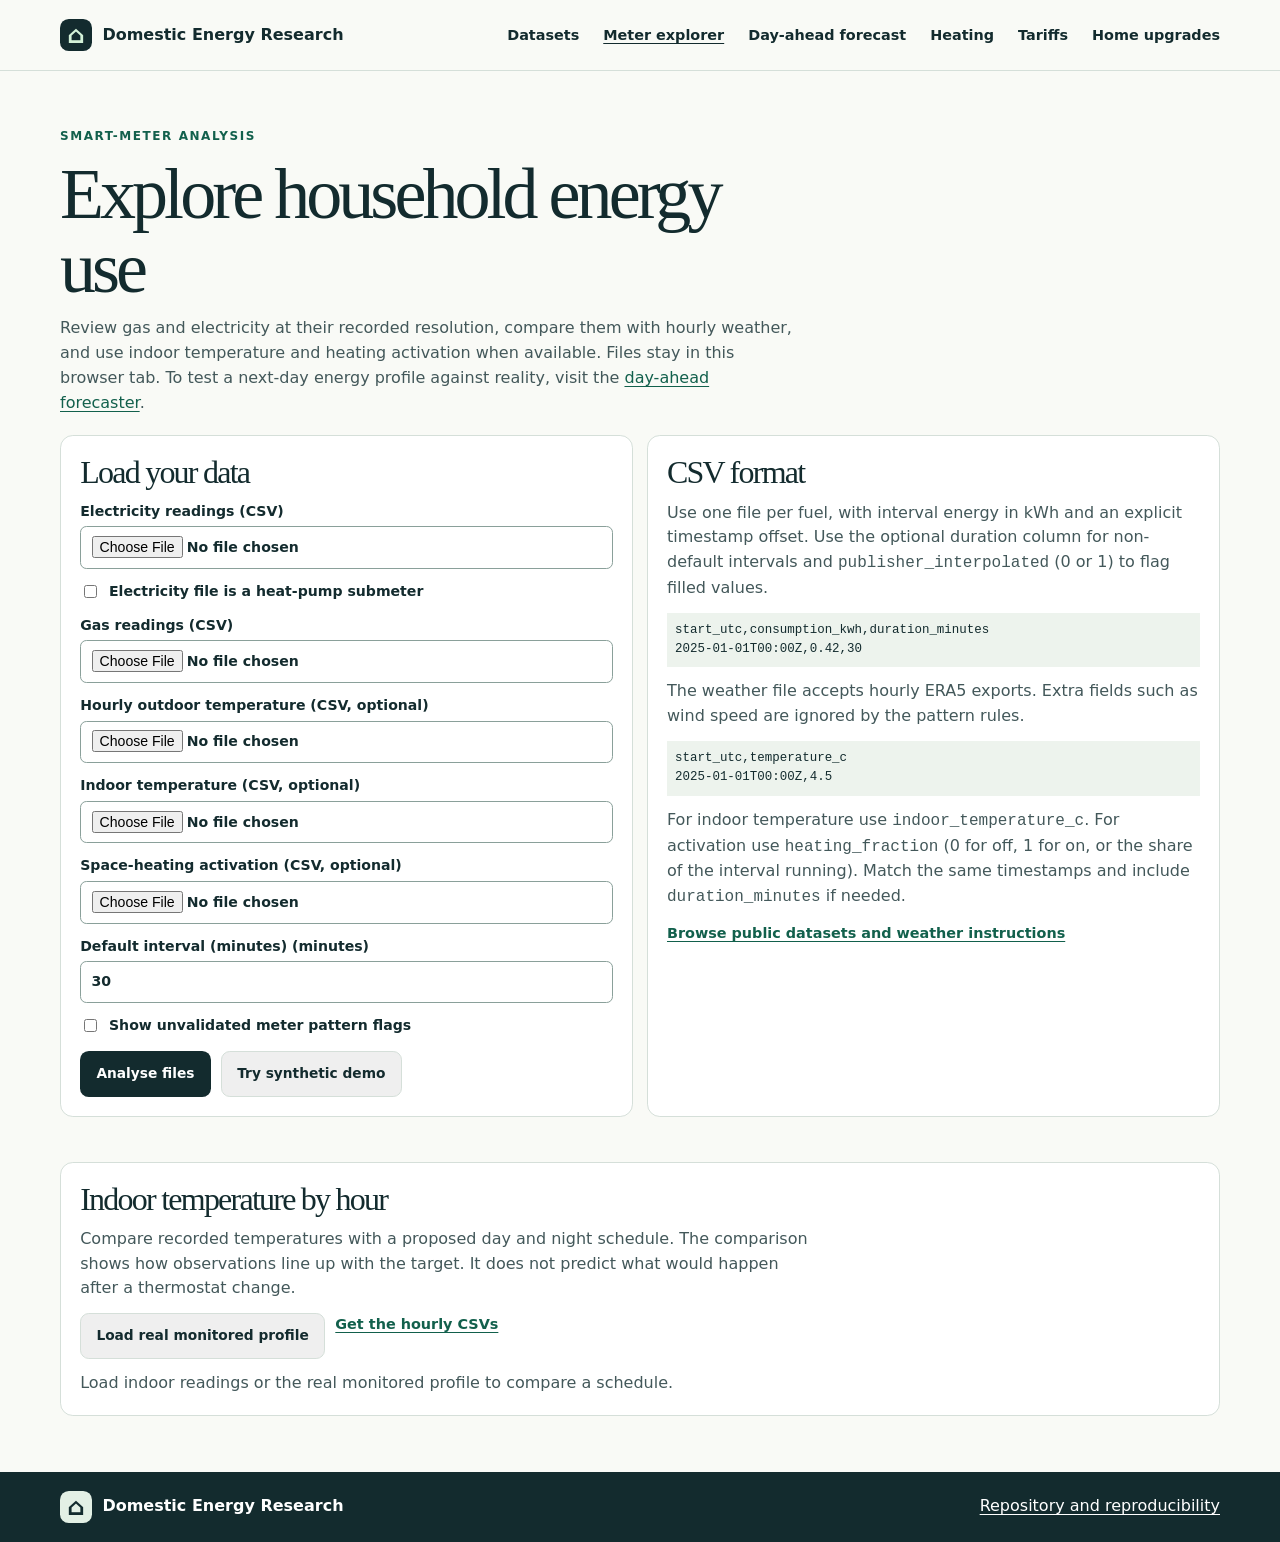
<file: meter-explorer.html>
<!doctype html>
<html lang="en-GB">
<head>
  <meta charset="utf-8">
  <meta name="viewport" content="width=device-width, initial-scale=1">
  <title>Smart-meter explorer · Domestic Energy Research</title>
  <link rel="icon" href="docs/assets/house.webp" type="image/webp">
  <link rel="stylesheet" href="docs/styles.css">
  <script src="docs/meter-explorer.js" type="module"></script>
</head>
<body>
  <a class="skip" href="#main">Skip to content</a>
  <header class="header"><div class="wrap header-inner">
    <a class="brand" href="./"><span class="brand-icon" aria-hidden="true">⌂</span> Domestic Energy Research</a>
    <nav aria-label="Main navigation"><a href="datasets.html">Datasets</a><a href="meter-explorer.html" aria-current="page">Meter explorer</a><a href="day-ahead.html">Day-ahead forecast</a><a href="heating.html">Heating</a><a href="tariffs.html">Tariffs</a><a href="upgrades.html">Home upgrades</a></nav>
  </div></header>
  <main class="wrap section" id="main">
    <div class="section-heading">
      <p class="eyebrow">Smart-meter analysis</p>
      <h1 class="subpage-title">Explore household energy use</h1>
      <p>Review gas and electricity at their recorded resolution, compare them with hourly weather, and use indoor temperature and heating activation when available. Files stay in this browser tab. To test a next-day energy profile against reality, visit the <a href="day-ahead.html">day-ahead forecaster</a>.</p>
    </div>

    <div class="split">
      <form class="card" id="meter-form">
        <h2>Load your data</h2>
        <label>Electricity readings (CSV)<input type="file" name="electricity" accept=".csv,text/csv"></label>
        <label class="meter-checkbox"><input type="checkbox" name="submeter">Electricity file is a heat-pump submeter</label>
        <label>Gas readings (CSV)<input type="file" name="gas" accept=".csv,text/csv"></label>
        <label>Hourly outdoor temperature (CSV, optional)<input type="file" name="weather" accept=".csv,text/csv"></label>
        <label>Indoor temperature (CSV, optional)<input type="file" name="indoor" accept=".csv,text/csv"></label>
        <label>Space-heating activation (CSV, optional)<input type="file" name="heating" accept=".csv,text/csv"></label>
        <label>Default interval (minutes) (minutes)<input type="number" name="minutes" min="1" max="1440" step="1" value="30" required></label>
        <label class="meter-checkbox"><input type="checkbox" name="exploratory">Show unvalidated meter pattern flags</label>
        <div class="actions meter-actions"><button class="button primary" type="submit">Analyse files</button><button class="button secondary" type="button" id="demo">Try synthetic demo</button></div>
      </form>
      <aside class="card">
        <h2>CSV format</h2>
        <p>Use one file per fuel, with interval energy in kWh and an explicit timestamp offset. Use the optional duration column for non-default intervals and <code>publisher_interpolated</code> (0 or 1) to flag filled values.</p>
        <pre>start_utc,consumption_kwh,duration_minutes
2025-01-01T00:00Z,0.42,30</pre>
        <p>The weather file accepts hourly ERA5 exports. Extra fields such as wind speed are ignored by the pattern rules.</p>
        <pre>start_utc,temperature_c
2025-01-01T00:00Z,4.5</pre>
        <p>For indoor temperature use <code>indoor_temperature_c</code>. For activation use <code>heating_fraction</code> (0 for off, 1 for on, or the share of the interval running). Match the same timestamps and include <code>duration_minutes</code> if needed.</p>
        <a href="datasets.html">Browse public datasets and weather instructions</a>
      </aside>
    </div>
    <p class="meter-status" id="status" role="status"></p>
    <noscript><p>Enable JavaScript to analyse files locally or try the synthetic demo.</p></noscript>

    <section class="card reading-card" aria-labelledby="schedule-title">
      <div class="section-heading"><h2 id="schedule-title">Indoor temperature by hour</h2>
        <p>Compare recorded temperatures with a proposed day and night schedule. The comparison shows how observations line up with the target. It does not predict what would happen after a thermostat change.</p>
      </div>
      <div class="actions meter-actions"><button type="button" id="monitored-profile" class="button secondary">Load real monitored profile</button>
        <a href="https://github.com/charlie9578/domestic-energy-analysis#monitored-indoor-temperature-example">Get the hourly CSVs</a></div>
      <p id="profile-status" role="status">Load indoor readings or the real monitored profile to compare a schedule.</p>
      <form id="schedule" hidden>
        <div class="meter-controls">
          <label>Clock time<select name="zone"><option value="Europe/London">UK local</option><option value="Europe/Berlin">Central Europe</option><option value="UTC">UTC</option></select></label>
          <label>Day starts<input name="dayStart" type="number" min="0" max="23" value="7" required></label>
          <label>Night starts<input name="nightStart" type="number" min="0" max="23" value="22" required></label>
          <label>Day target (°C)<input name="dayTarget" type="number" min="5" max="30" step="0.5" value="20" required></label>
          <label>Night target (°C)<input name="nightTarget" type="number" min="5" max="30" step="0.5" value="17" required></label>
        </div>
      </form>
      <div id="clock-chart" hidden aria-hidden="true">
        <div class="chart-legend"><span class="chart-key clock-indoor">Indoor mean</span><span class="chart-key clock-target">Proposed target</span></div>
        <canvas id="clock-temperature"></canvas>
        <div id="clock-heating" hidden>
          <div class="chart-legend"><span class="chart-key clock-duty">Heating active</span></div>
          <canvas id="clock-duty"></canvas>
        </div>
      </div>
      <details class="meter-scroll chart-details" id="clock-details" hidden><summary>Show hourly values</summary><table id="clock-table">
        <thead><tr><th scope="col">Hour</th><th scope="col">Indoor °C</th><th scope="col">Outdoor °C</th><th scope="col">Heating active</th><th scope="col">Target °C</th><th scope="col">Indoor − target</th><th scope="col">Indoor coverage (h)</th></tr></thead>
        <tbody id="clock-rows"></tbody>
      </table></details>
    </section>

    <div id="results" hidden>
      <section class="card reading-card" aria-labelledby="readings-title">
        <div class="section-heading"><h2 id="readings-title">Readings</h2><p id="series-summary"></p><p>Grey bars mark publisher-interpolated values. Missing readings leave gaps.</p></div>
        <div class="meter-controls">
          <label>Start date (UTC)<input type="date" id="view-date" required></label>
          <label>Range<select id="range"><option value="1">1 day</option><option value="7">7 days</option></select></label>
          <div class="meter-pagination"><button type="button" class="button secondary" id="previous">Previous</button><button type="button" class="button secondary" id="next">Next</button></div>
        </div>
        <div id="plots"></div>
        <details><summary>Review interval values for the first day of the window</summary>
          <div class="meter-scroll"><table>
            <thead><tr><th scope="col">Start (UTC)</th><th scope="col">Channel</th><th scope="col">Duration</th><th scope="col">Value</th><th scope="col">Quality</th></tr></thead>
            <tbody id="intervals"></tbody>
          </table></div>
        </details>
      </section>
      <section class="card reading-card" aria-labelledby="patterns-title">
        <div class="section-heading"><span class="tag inferred">Recorded and optional exploratory</span><h2 id="patterns-title">Pattern timeline</h2>
          <p>Heat, hot water and cooking can overlap in aggregate readings. Low use can have several causes, including a holiday, and does not establish occupancy. The rules have been checked on synthetic examples and have no field accuracy estimate.</p>
        </div>
        <label class="meter-filter">Pattern type<select id="pattern"><option value="">All patterns</option></select></label>
        <p id="pattern-status" role="status"></p>
        <div class="meter-scroll"><table id="event-table" hidden>
          <thead><tr><th scope="col">Pattern</th><th scope="col">Start and end (UTC)</th><th scope="col">Why it was flagged</th></tr></thead>
          <tbody id="events"></tbody>
        </table></div>
        <p id="baseline-note"></p>
      </section>
    </div>
  </main>
  <footer><div class="wrap footer-inner"><a class="brand" href="./"><span class="brand-icon" aria-hidden="true">⌂</span> Domestic Energy Research</a><a href="https://github.com/charlie9578/domestic-energy-analysis">Repository and reproducibility</a></div></footer>
</body>
</html>
</file>
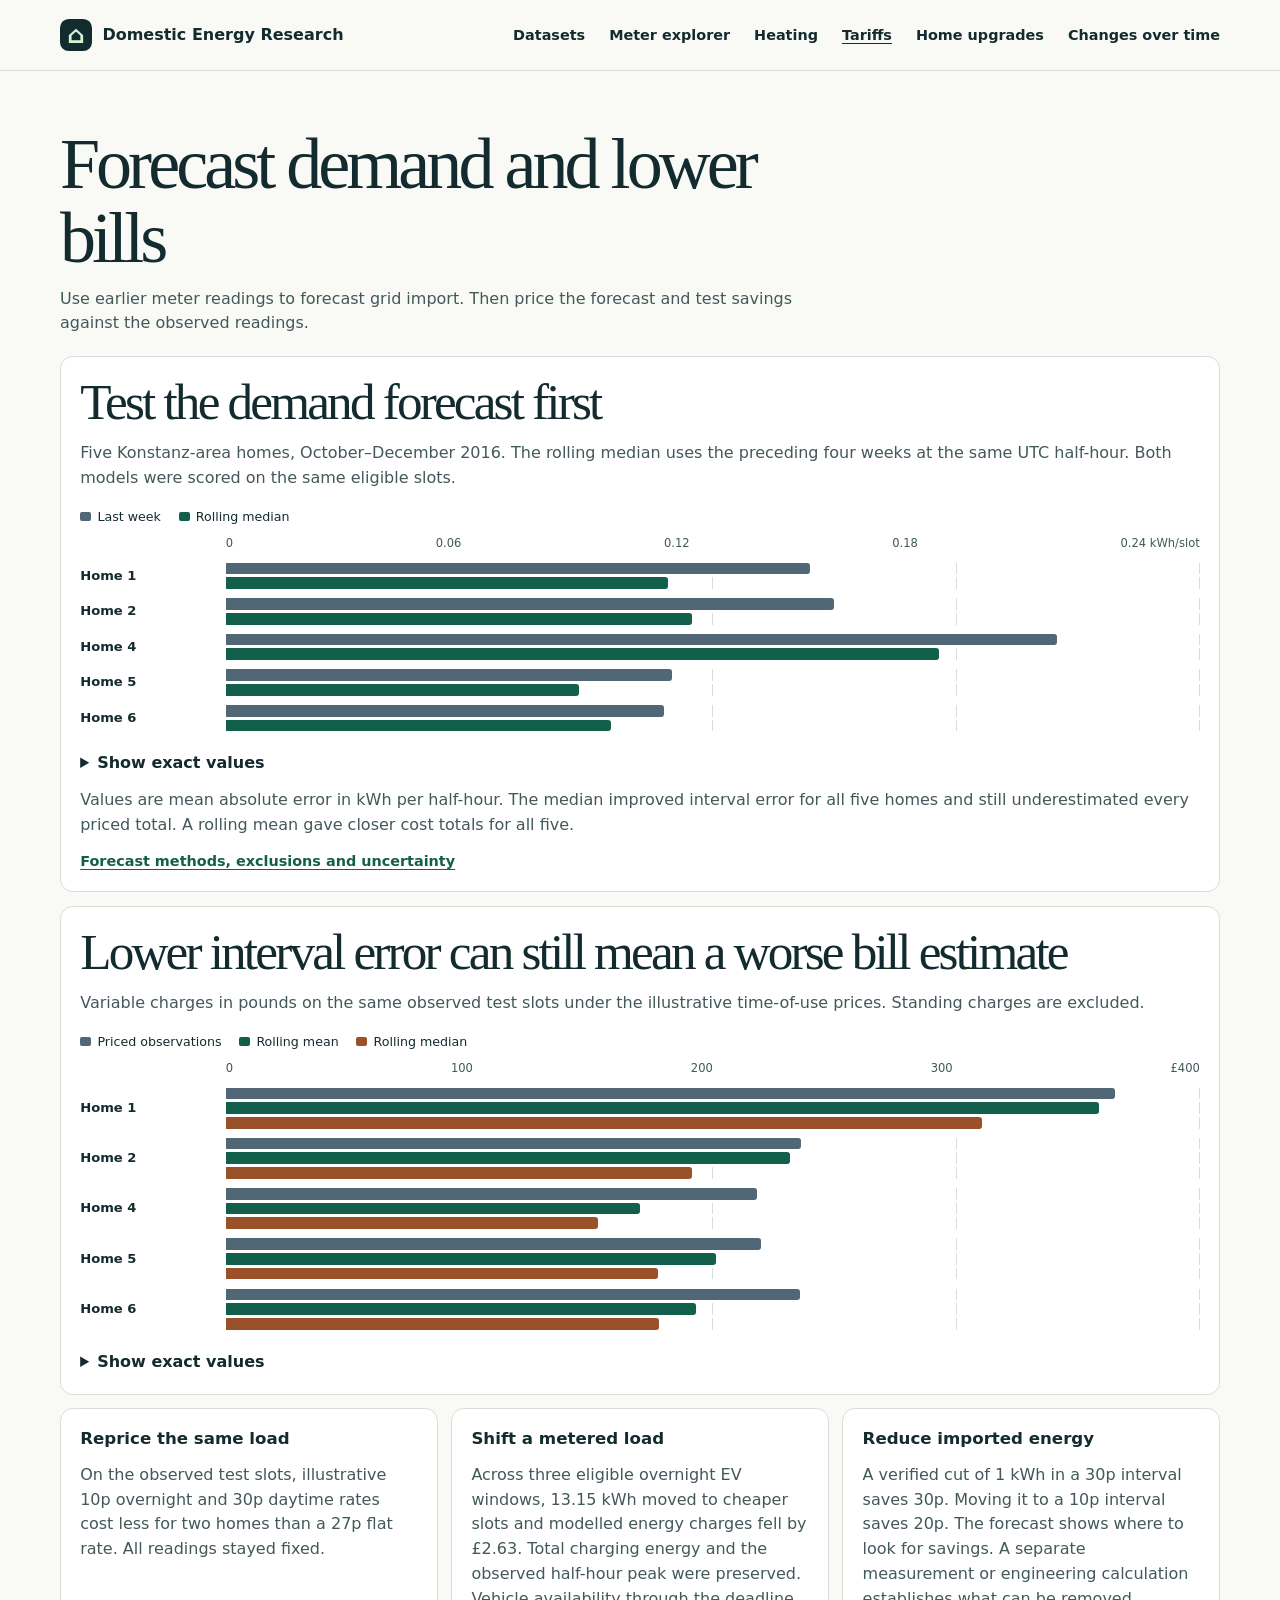
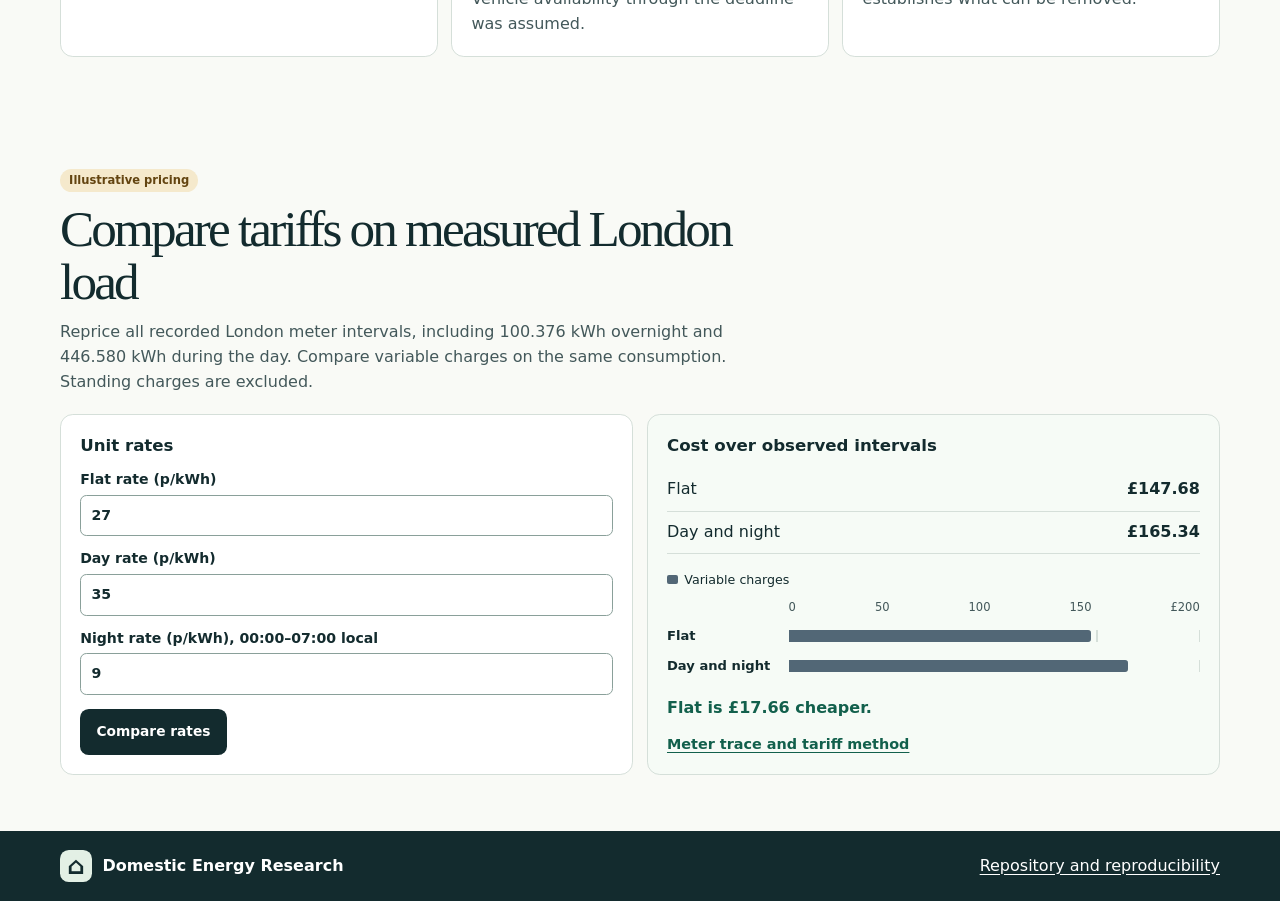
<file: tariffs.html>
<!doctype html>
<html lang="en-GB">
<head>
  <meta charset="utf-8">
  <meta name="viewport" content="width=device-width, initial-scale=1">
  <meta name="description" content="Explore public smart-meter, heating and weather research, then compare domestic energy tariffs and upgrade scenarios.">
  <title>Tariff comparison · Domestic Energy Research</title>
  <link rel="icon" href="docs/assets/house.webp" type="image/webp">
  <link rel="stylesheet" href="docs/styles.css">
  <script src="docs/app.js" type="module"></script>
</head>
<body>
  <a class="skip" href="#main">Skip to content</a>
  <header class="header">
    <div class="wrap header-inner">
      <a class="brand" href="./"><span class="brand-icon" aria-hidden="true">⌂</span> Domestic Energy Research</a>
      <nav aria-label="Main navigation"><a href="datasets.html">Datasets</a><a href="meter-explorer.html">Meter explorer</a><a href="heating.html">Heating</a><a href="tariffs.html" aria-current="page">Tariffs</a><a href="upgrades.html">Home upgrades</a><a href="behaviour.html">Changes over time</a></nav>
    </div>
  </header>

  <main id="main">
    <section class="wrap section" id="demand-decisions">
      <div class="section-heading">
        <h1 class="subpage-title">Forecast demand and lower bills</h1>
        <p>Use earlier meter readings to forecast grid import. Then price the forecast and test savings against the observed readings.</p>
      </div>
      <article class="card cohort-card">
        <h2>Test the demand forecast first</h2>
        <p>Five Konstanz-area homes, October–December 2016. The rolling median uses the preceding four weeks at the same UTC half-hour. Both models were scored on the same eligible slots.</p>
        <details class="chart-details meter-scroll"><summary>Show exact values</summary><table data-chart="bars" data-columns="2,3" data-max="0.24" data-unit="kWh/slot"><thead><tr><th scope="col">Home</th><th scope="col">Test slots</th><th scope="col">Last week</th><th scope="col">Rolling median</th></tr></thead><tbody>
          <tr><th scope="row">Home 1</th><td>4,418</td><td>0.144</td><td>0.109</td></tr>
          <tr><th scope="row">Home 2</th><td>4,322</td><td>0.150</td><td>0.115</td></tr>
          <tr><th scope="row">Home 4</th><td>2,360</td><td>0.205</td><td>0.176</td></tr>
          <tr><th scope="row">Home 5</th><td>4,418</td><td>0.110</td><td>0.087</td></tr>
          <tr><th scope="row">Home 6</th><td>4,418</td><td>0.108</td><td>0.095</td></tr>
        </tbody></table></details>
        <p>Values are mean absolute error in kWh per half-hour. The median improved interval error for all five homes and still underestimated every priced total. A rolling mean gave closer cost totals for all five.</p>
        <a href="https://github.com/charlie9578/domestic-energy-analysis/blob/main/research/DEMAND_DECISIONS.md">Forecast methods, exclusions and uncertainty</a>
      </article>
      <article class="card cohort-card">
        <h2>Lower interval error can still mean a worse bill estimate</h2>
        <p>Variable charges in pounds on the same observed test slots under the illustrative time-of-use prices. Standing charges are excluded.</p>
        <details class="chart-details meter-scroll"><summary>Show exact values</summary>
          <table data-chart="bars" data-columns="1,2,3" data-max="400" data-unit="£"><thead><tr><th scope="col">Home</th><th scope="col">Priced observations</th><th scope="col">Rolling mean</th><th scope="col">Rolling median</th></tr></thead><tbody>
            <tr><th scope="row">Home 1</th><td>365.68</td><td>359.05</td><td>310.71</td></tr>
            <tr><th scope="row">Home 2</th><td>236.53</td><td>231.81</td><td>191.83</td></tr>
            <tr><th scope="row">Home 4</th><td>218.47</td><td>170.35</td><td>153.13</td></tr>
            <tr><th scope="row">Home 5</th><td>219.84</td><td>201.38</td><td>177.58</td></tr>
            <tr><th scope="row">Home 6</th><td>236.16</td><td>193.22</td><td>177.94</td></tr>
          </tbody></table>
        </details>
      </article>
      <div class="dataset-grid">
        <article class="card"><h3>Reprice the same load</h3><p>On the observed test slots, illustrative 10p overnight and 30p daytime rates cost less for two homes than a 27p flat rate. All readings stayed fixed.</p></article>
        <article class="card"><h3>Shift a metered load</h3><p>Across three eligible overnight EV windows, 13.15 kWh moved to cheaper slots and modelled energy charges fell by £2.63. Total charging energy and the observed half-hour peak were preserved. Vehicle availability through the deadline was assumed.</p></article>
        <article class="card"><h3>Reduce imported energy</h3><p>A verified cut of 1 kWh in a 30p interval saves 30p. Moving it to a 10p interval saves 20p. The forecast shows where to look for savings. A separate measurement or engineering calculation establishes what can be removed.</p></article>
      </div>
    </section>
    <section class="wrap section" id="tariffs">
      <div class="section-heading"><span class="tag simulated">Illustrative pricing</span><h2>Compare tariffs on measured London load</h2><p>Reprice all recorded London meter intervals, including 100.376 kWh overnight and 446.580 kWh during the day. Compare variable charges on the same consumption. Standing charges are excluded.</p></div>
      <div class="split">
        <form class="card" id="tariff-form">
          <h3>Unit rates</h3>
          <label>Flat rate (p/kWh)<input name="flat" type="number" min="0" max="500" step="0.01" value="27" required></label>
          <label>Day rate (p/kWh)<input name="day" type="number" min="0" max="500" step="0.01" value="35" required></label>
          <label>Night rate (p/kWh), 00:00–07:00 local<input name="night" type="number" min="0" max="500" step="0.01" value="9" required></label>
          <button class="button primary" type="submit">Compare rates</button>
        </form>
        <div class="card result" aria-live="polite" aria-atomic="true">
          <h3>Cost over observed intervals</h3>
          <dl class="metrics"><div><dt>Flat</dt><dd id="flat-cost">£147.68</dd></div><div><dt>Day and night</dt><dd id="tou-cost">£165.34</dd></div></dl>
          <div class="research-chart bill-chart" id="tariff-cost-chart" aria-hidden="true"></div>
          <p id="tariff-verdict">Flat is £17.66 cheaper.</p>
          <a href="https://github.com/charlie9578/domestic-energy-analysis/blob/main/research/MEASURED_LCL_RESULTS.md">Meter trace and tariff method</a>
        </div>
      </div>
      <noscript><p>The displayed comparison uses the original example rates. Enable JavaScript to recalculate.</p></noscript>
    </section>
  </main>
  <footer><div class="wrap footer-inner"><a class="brand" href="./"><span class="brand-icon" aria-hidden="true">⌂</span> Domestic Energy Research</a><a href="https://github.com/charlie9578/domestic-energy-analysis">Repository and reproducibility</a></div></footer>
</body>
</html>
</file>
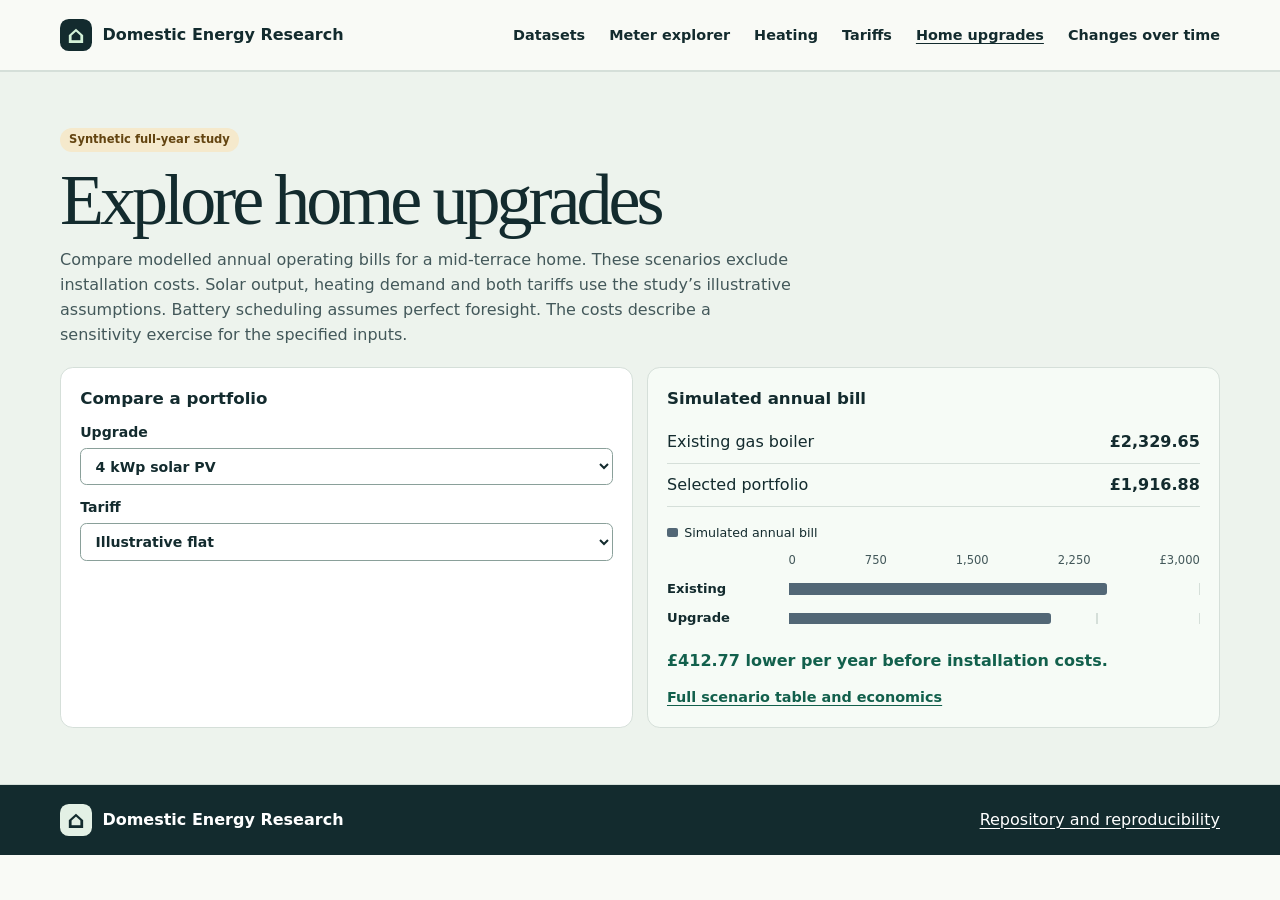
<file: upgrades.html>
<!doctype html>
<html lang="en-GB">
<head>
  <meta charset="utf-8">
  <meta name="viewport" content="width=device-width, initial-scale=1">
  <meta name="description" content="Explore public smart-meter, heating and weather research, then compare domestic energy tariffs and upgrade scenarios.">
  <title>Home upgrades · Domestic Energy Research</title>
  <link rel="icon" href="docs/assets/house.webp" type="image/webp">
  <link rel="stylesheet" href="docs/styles.css">
  <script src="docs/app.js" type="module"></script>
</head>
<body>
  <a class="skip" href="#main">Skip to content</a>
  <header class="header">
    <div class="wrap header-inner">
      <a class="brand" href="./"><span class="brand-icon" aria-hidden="true">⌂</span> Domestic Energy Research</a>
      <nav aria-label="Main navigation"><a href="datasets.html">Datasets</a><a href="meter-explorer.html">Meter explorer</a><a href="heating.html">Heating</a><a href="tariffs.html">Tariffs</a><a href="upgrades.html" aria-current="page">Home upgrades</a><a href="behaviour.html">Changes over time</a></nav>
    </div>
  </header>

  <main id="main">
    <section class="band" id="upgrades">
      <div class="wrap section">
        <div class="section-heading"><span class="tag simulated">Synthetic full-year study</span><h1 class="subpage-title">Explore home upgrades</h1><p>Compare modelled annual operating bills for a mid-terrace home. These scenarios exclude installation costs. Solar output, heating demand and both tariffs use the study’s illustrative assumptions. Battery scheduling assumes perfect foresight. The costs describe a sensitivity exercise for the specified inputs.</p></div>
        <div class="split">
          <form class="card" id="upgrade-form">
            <h3>Compare a portfolio</h3>
            <label>Upgrade
              <select name="portfolio">
                <option value="solar">4 kWp solar PV</option>
                <option value="insulation">Insulation · 20% lower space-heat demand</option>
                <option value="heatPump">Heat pump · SPF 3.4, gas disconnected</option>
                <option value="battery">Solar PV + 5 kWh battery</option>
                <option value="thermal">Direct electric + 12 kWh thermal storage</option>
                <option value="combined">Solar + insulation + heat pump + battery</option>
              </select>
            </label>
            <label>Tariff
              <select name="tariff"><option value="flat">Illustrative flat</option><option value="tou">Hypothetical time of use</option></select>
            </label>
          </form>
          <div class="card result" aria-live="polite" aria-atomic="true">
            <h3>Simulated annual bill</h3>
            <dl class="metrics"><div><dt>Existing gas boiler</dt><dd id="baseline-bill">£2,329.65</dd></div><div><dt>Selected portfolio</dt><dd id="upgrade-bill">£1,916.88</dd></div></dl>
            <div class="research-chart bill-chart" id="upgrade-bill-chart" aria-hidden="true"></div>
            <p id="upgrade-verdict">£412.77 lower per year before installation costs.</p>
            <a href="https://github.com/charlie9578/domestic-energy-analysis/blob/main/research/SCENARIO_STUDY.md">Full scenario table and economics</a>
          </div>
        </div>
        <noscript><p>The displayed comparison uses solar PV on the illustrative flat tariff. Enable JavaScript to compare other portfolios.</p></noscript>
      </div>
    </section>
  </main>
  <footer><div class="wrap footer-inner"><a class="brand" href="./"><span class="brand-icon" aria-hidden="true">⌂</span> Domestic Energy Research</a><a href="https://github.com/charlie9578/domestic-energy-analysis">Repository and reproducibility</a></div></footer>
</body>
</html>
</file>
<file: docs/styles.css>
:root {
  color-scheme: light;
  --ink: #132b2e;
  --muted: #43585a;
  --green: #12604c;
  --line: #d5dfd9;
  --paper: #f9faf6;
  --panel: #fff;
  --band: #edf3ed;
  font: 16px/1.55 "Inter", system-ui, sans-serif;
  color: var(--ink);
  background: var(--paper);
}
* { box-sizing: border-box; }
body, figure, h1, h2, h3, p, dl, dd { margin: 0; }
a { color: var(--green); text-underline-offset: .2em; }
a:hover { text-decoration-thickness: 2px; }
:focus-visible { outline: 3px solid #a75b23; outline-offset: 4px; }
.skip { position: absolute; top: .5rem; left: .5rem; z-index: 3; background: white; padding: .65rem; transform: translateY(-150%); }
.skip:focus { transform: none; }
.wrap { width: min(1160px, calc(100% - 3rem)); margin-inline: auto; }
.header { border-bottom: 1px solid var(--line); background: var(--paper); }
.header-inner, .footer-inner { min-height: 70px; display: flex; justify-content: space-between; align-items: center; gap: 1.25rem; }
.brand { display: inline-flex; gap: .65rem; align-items: center; font-weight: 750; color: inherit; text-decoration: none; }
.brand-icon { display: grid; place-items: center; width: 2rem; height: 2rem; border-radius: .55rem; background: var(--ink); color: #d3f2d8; font-size: 1.5rem; line-height: 1; }
nav { display: flex; flex-wrap: wrap; gap: .55rem 1.5rem; }
nav a { color: var(--ink); text-decoration: none; font-size: .9rem; font-weight: 600; }
nav a:hover { text-decoration: underline; }
.hero { display: grid; grid-template-columns: 1fr 1.03fr; gap: 2.8rem; align-items: center; padding-block: 3.5rem 2.6rem; }
.eyebrow { color: var(--green); font-size: .75rem; font-weight: 800; letter-spacing: .13em; text-transform: uppercase; }
h1, h2 { font-family: Georgia, "Times New Roman", serif; font-weight: 500; letter-spacing: -.055em; line-height: 1.03; }
h1 { margin-top: .85rem; font-size: clamp(3rem, 5.7vw, 5.4rem); }
h1 em { color: var(--green); }
h2 { font-size: clamp(2.15rem, 4vw, 3.45rem); }
h3 { font-size: 1.04rem; line-height: 1.35; }
p { color: var(--muted); }
.lead { font-size: 1.11rem; max-width: 41ch; margin-top: 1.15rem; }
.actions { display: flex; flex-wrap: wrap; gap: .65rem; margin-top: 1.55rem; }
.button { display: inline-flex; align-items: center; justify-content: center; gap: .6rem; padding: .7rem .95rem; border: 1px solid transparent; border-radius: .55rem; font: inherit; font-size: .86rem; font-weight: 750; text-decoration: none; cursor: pointer; }
.arrow { width: .52rem; height: .52rem; border-top: 1.5px solid; border-right: 1.5px solid; transform: rotate(45deg); }
.topic .arrow { margin-top: .4rem; }
.primary { background: var(--ink); color: white; }
.primary:hover { background: var(--green); }
.secondary { color: var(--ink); border-color: var(--line); }
.secondary:hover { background: var(--band); }
.hero-image { position: relative; background: #dde8dc; border-radius: 1rem; overflow: hidden; aspect-ratio: 1.48; }
.hero-image img { display: block; width: 100%; height: 100%; object-fit: cover; }
figcaption { position: absolute; bottom: .75rem; left: .75rem; border-radius: .35rem; padding: .25rem .55rem; background: var(--ink); color: white; font-size: .73rem; }
.evidence { display: grid; grid-template-columns: repeat(3, 1fr); background: var(--ink); color: white; border-radius: .85rem; padding: .65rem .3rem; }
.evidence > div { display: grid; justify-items: start; gap: .18rem; padding: .75rem 1.3rem; }
.evidence > div + div { border-left: 1px solid #46605c; }
.evidence strong { font: 2rem/1.2 Georgia, serif; }
.evidence div > span:last-child { font-size: .83rem; color: #e0eae4; }
.tag { display: inline-block; width: fit-content; border-radius: 1rem; padding: .18rem .57rem; font-size: .72rem; font-weight: 750; }
.measured { color: #194f3e; background: #dcefe0; }
.inferred { color: #27446d; background: #e4edf7; }
.simulated { color: #634410; background: #f5e9cc; }
.neutral { color: #324948; background: #e8efeb; }
.section { padding-block: 3.5rem; }
.explorer { padding-block: 2.7rem 3.3rem; }
.section-heading { display: grid; gap: .7rem; max-width: 72ch; margin-bottom: 1.25rem; }
.band { background: var(--band); border-block: 1px solid var(--line); }
.topic-grid, .dataset-grid, .split { display: grid; gap: .85rem; }
.topic-grid, .dataset-grid { grid-template-columns: repeat(3, minmax(0, 1fr)); }
.split { grid-template-columns: repeat(2, minmax(0, 1fr)); }
.topic, .card { background: var(--panel); border: 1px solid var(--line); border-radius: .8rem; padding: 1.2rem; }
.topic { display: grid; grid-template-columns: auto 1fr auto; align-items: start; gap: .7rem; text-decoration: none; color: inherit; }
.topic:hover { border-color: var(--green); background: #f1f7ef; }
.topic-icon { display: grid; place-items: center; border-radius: .5rem; width: 2rem; height: 2rem; background: var(--band); color: var(--green); font-weight: 750; }
.topic p { margin-top: .2rem; font-size: .84rem; }
.card { display: grid; gap: .75rem; align-content: start; }
.cohort-card { margin-bottom: .85rem; }
.card a, .source { font-size: .9rem; font-weight: 700; }
.source { display: inline-block; margin-top: 1rem; }
.metrics div { display: flex; gap: .75rem; justify-content: space-between; align-items: baseline; padding-block: .52rem; border-bottom: 1px solid var(--line); }
.metrics dd { font-weight: 750; white-space: nowrap; }
.bars { display: grid; gap: .75rem; }
.bars dd { display: flex; align-items: center; gap: .5rem; }
.bars dd span { width: calc(var(--bar) * .55); height: .65rem; border-radius: 1rem; background: #52816f; }
.bars b { white-space: nowrap; font-size: .85rem; }
table { width: 100%; border-collapse: collapse; font-size: .9rem; }
th, td { text-align: left; border-bottom: 1px solid var(--line); padding: .42rem .32rem; }
tbody th { font-weight: 500; }
label { display: grid; gap: .25rem; font-size: .88rem; font-weight: 650; }
input, select { width: 100%; min-width: 0; padding: .55rem .65rem; border: 1px solid #8aa09a; border-radius: .4rem; background: white; font: inherit; color: var(--ink); }
form .button { justify-self: start; margin-top: .15rem; }
.result { background: #f6fbf6; }
.result p { font-weight: 650; color: var(--green); }
footer { background: var(--ink); color: white; }
footer a { color: white; }
footer .brand-icon { background: #e3f0e5; color: var(--ink); }
@media (max-width: 860px) {
  .header-inner { flex-wrap: wrap; gap: .65rem; padding-block: .75rem; }
  .hero { gap: 1.2rem; }
  .desktop-break { display: none; }
  .topic-grid, .dataset-grid { grid-template-columns: repeat(2, minmax(0, 1fr)); }
}
@media (max-width: 620px) {
  .wrap { width: calc(100% - 2rem); }
  .hero, .split, .topic-grid, .dataset-grid { grid-template-columns: 1fr; }
  .hero { padding-block: 2rem 1.5rem; }
  .section { padding-block: 2.6rem; }
  .evidence > div { padding: .45rem .5rem; }
  .evidence strong { font-size: 1.35rem; }
  .evidence div > span:last-child { font-size: .72rem; }
  .footer-inner { align-items: start; flex-direction: column; padding-block: 1rem; }
}

.subpage-title { margin-top: 0; font-size: clamp(2.6rem, 6vw, 4.5rem); }
nav a[aria-current="page"] { text-decoration: underline; }
#meter-form h2, #meter-form + aside h2, .reading-card h2 { font-size: 2rem; }
#meter-form input[type="file"] { max-width: 100%; }
.meter-actions { margin-top: 0; }
.meter-status { min-height: 1.65rem; margin-block: .6rem; }
.reading-card + .reading-card { margin-top: 1rem; }
.reading-card .section-heading { margin-bottom: 0; }
.meter-controls { display: flex; gap: .75rem; align-items: end; flex-wrap: wrap; }
.meter-pagination { display: flex; gap: .5rem; }
.meter-pagination button:disabled { opacity: .55; cursor: default; }
#plots figure { margin-top: .65rem; padding-top: .5rem; border-top: 1px solid var(--line); }
#plots canvas { display: block; width: 100%; }
.meter-scroll { overflow-x: auto; }
.meter-scroll table { min-width: 28rem; }
.meter-filter { width: min(100%, 18rem); }
summary { cursor: pointer; font-weight: 650; }
pre { margin: 0; padding: .5rem; overflow: auto; background: var(--band); font-size: .78rem; }
#meter-form + aside, .reading-card { min-width: 0; grid-template-columns: minmax(0, 1fr); }
.meter-scroll { min-width: 0; }

.meter-checkbox { display: flex; align-items: center; gap: .55rem; }
.meter-checkbox input { width: auto; }

.research-chart { --chart-label: 8.5rem; display: grid; gap: .58rem; min-width: 0; margin-block: .25rem .5rem; }
.chart-legend { display: flex; gap: .45rem 1.1rem; flex-wrap: wrap; font-size: .79rem; }
.chart-key { display: inline-flex; align-items: center; gap: .38rem; }
.chart-key::before { content: ""; width: .7rem; height: .58rem; border-radius: .12rem; background: var(--series); }
.chart-group { display: grid; grid-template-columns: var(--chart-label) minmax(0, 1fr); align-items: center; gap: .6rem; }
.chart-label { font-size: .82rem; font-weight: 650; }
.chart-axis { display: flex; justify-content: space-between; gap: .1rem; margin-left: calc(var(--chart-label) + .6rem); font-size: .72rem; color: var(--muted); }
.chart-stack { display: grid; gap: 3px; }
.chart-lane { position: relative; height: .73rem; background: repeating-linear-gradient(to right, var(--line) 0 1px, transparent 1px 25%); border-right: 1px solid var(--line); }
.chart-bar { display: block; height: 100%; border-radius: 0 .18rem .18rem 0; }
.chart-range-lane { height: 1.45rem; }
.chart-whisker { position: absolute; top: 50%; border-top: 2px solid #526776; }
.chart-whisker::before, .chart-whisker::after { content: ""; position: absolute; top: -5px; height: 8px; border-left: 2px solid #526776; }
.chart-whisker::before { left: 0; }
.chart-whisker::after { right: 0; }
.chart-dot { position: absolute; top: 50%; width: .56rem; height: .56rem; transform: translate(-50%, -50%); border-radius: 50%; background: #132b2e; }
.chart-details table { margin-top: .6rem; }
.bill-chart { --chart-label: 7rem; }
@media (max-width: 620px) {
  .research-chart { --chart-label: 5.1rem; }
  .chart-label, .chart-key { font-size: .72rem; }
  .chart-axis { font-size: .66rem; }
}

#clock-chart canvas { width: 100%; height: 135px; display: block; }
#clock-chart canvas[hidden] { display: none; }
.clock-indoor { --series: #6e4183; }
.clock-target { --series: #12604c; }
.clock-duty { --series: #957420; }
</file>
<file: docs/day-ahead.css>
.forecast-legend {display:flex;gap:1rem;flex-wrap:wrap;font-size:.85rem;font-weight:650}
.forecast-legend span::before {content:"";display:inline-block;vertical-align:middle;margin-right:.4rem;width:1rem;height:.22rem;background:var(--line-colour)}
.forecast-actual {--line-colour:#132b2e}.forecast-era5 {--line-colour:#12604c}.forecast-calendar {--line-colour:#286497}.forecast-yesterday {--line-colour:#af6d2c}
#forecast-curve {width:100%;height:auto;display:block;max-height:360px;background:#fff}
#forecast-results {display:grid;gap:1rem;margin-block:1.5rem}
#forecast-results[hidden],#future-panel[hidden]{display:none}
.forecast-caption {position:static;background:none;color:var(--muted);font-size:.83rem;padding:.3rem 0}
#forecast-scores td,#forecast-calibration td {font-variant-numeric:tabular-nums}
#forecast-scores th,#forecast-calibration th {white-space:normal}

.forecast-automl {--line-colour:#853b86}
</file>
